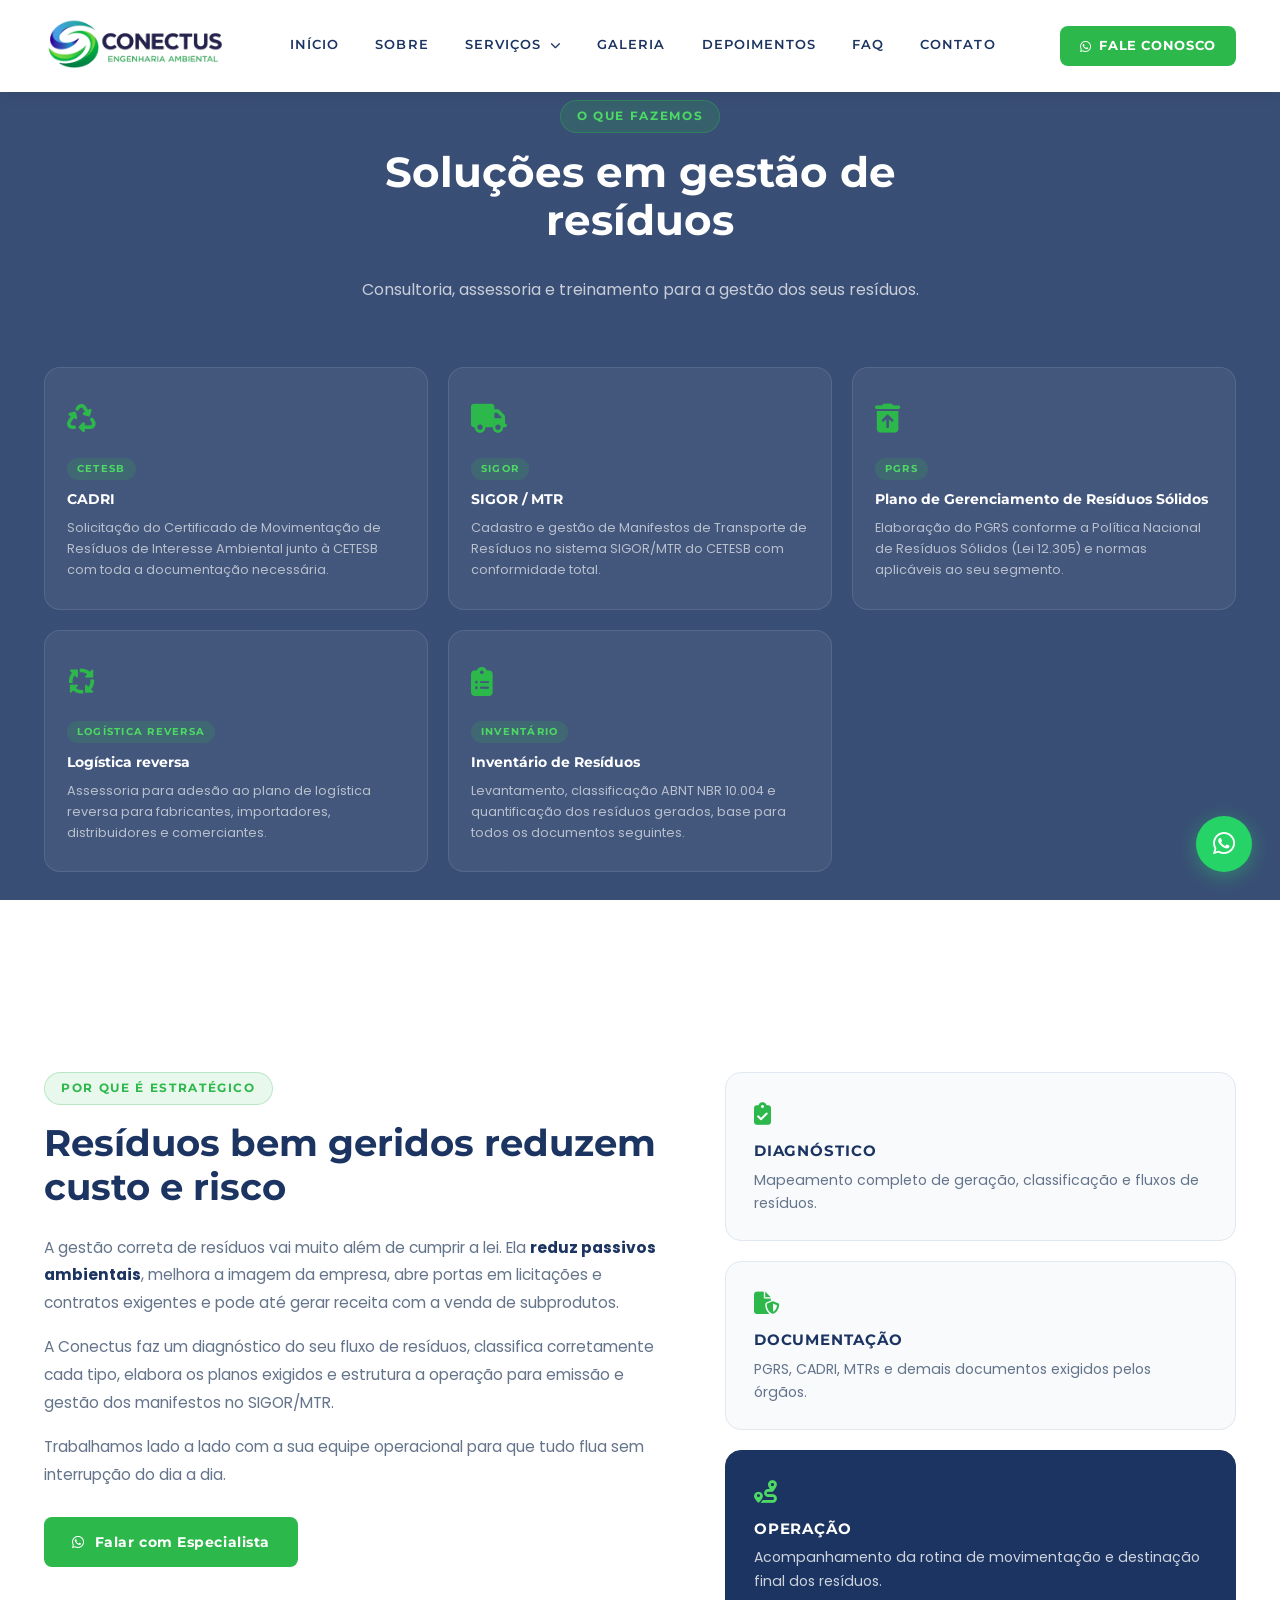
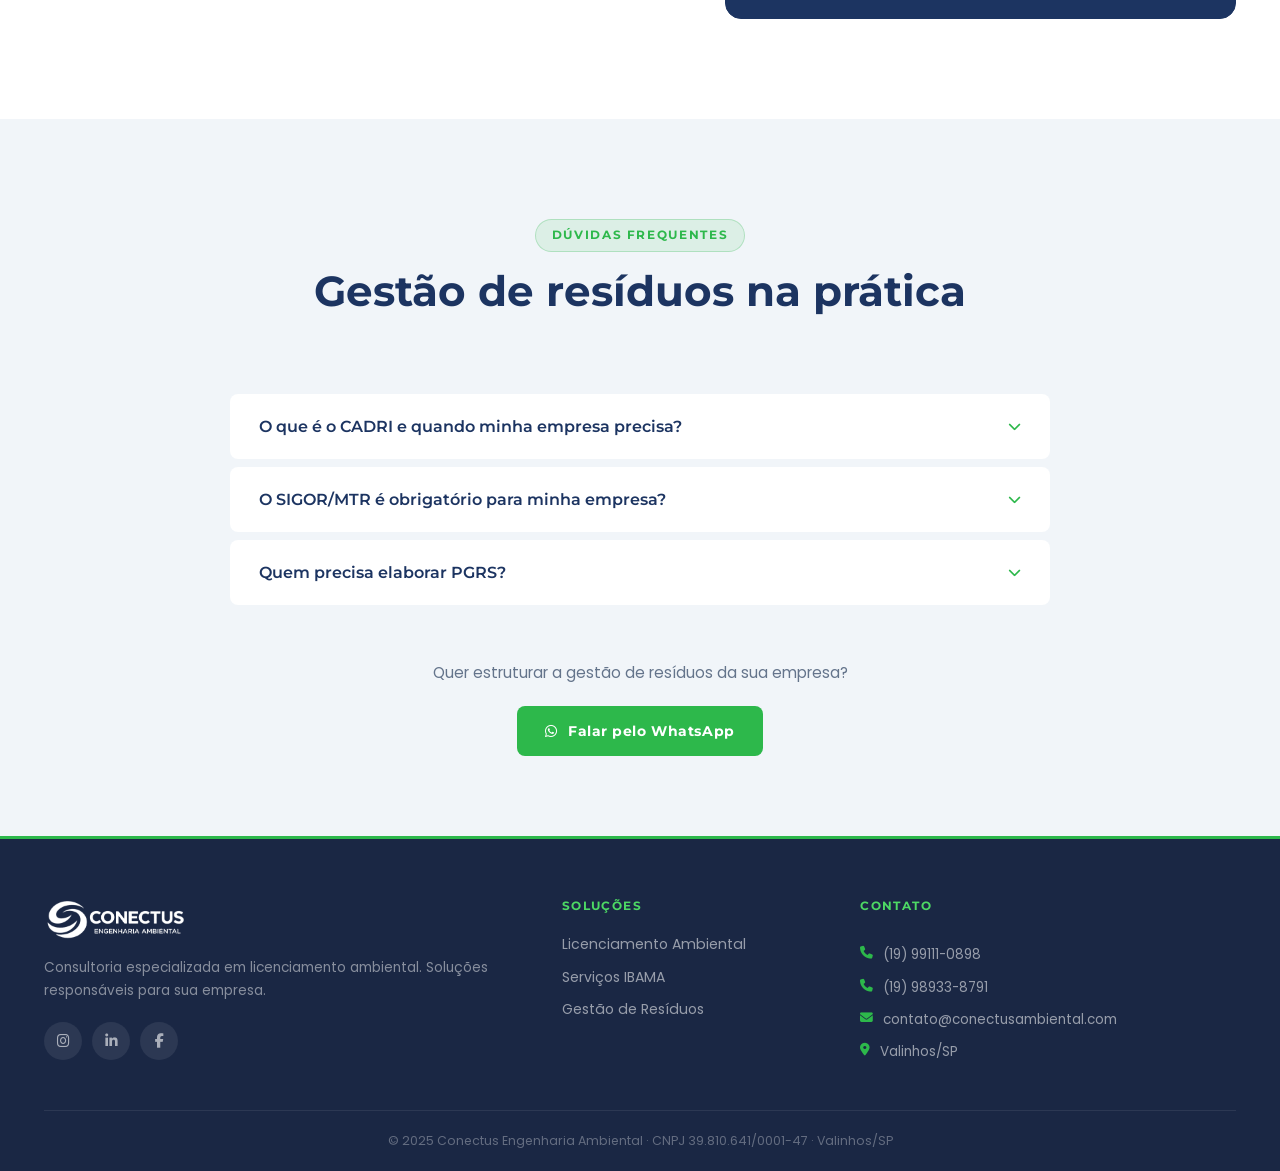
<file: gestao-residuos.html>
<!DOCTYPE html>
<html lang="pt-BR">
<head>
  <meta charset="UTF-8">
  <meta name="viewport" content="width=device-width, initial-scale=1.0">
  <title>Gestão de Resíduos — Conectus Engenharia Ambiental</title>
  <meta name="description" content="CADRI, SIGOR/MTR, PGRS, logística reversa e Política Nacional de Resíduos Sólidos. Gestão completa de resíduos para a sua empresa.">
  <meta name="robots" content="index, follow">
  <meta name="theme-color" content="#1C3461">

  <meta property="og:title" content="Gestão de Resíduos — Conectus Engenharia Ambiental">
  <meta property="og:description" content="CADRI, SIGOR/MTR, PGRS, logística reversa e PNRS. Conformidade total na gestão de resíduos.">
  <meta property="og:type" content="website">
  <meta property="og:url" content="https://conectusambiental.com.br/gestao-residuos.html">
  <meta property="og:image" content="images/og-image.png">
  <meta property="og:locale" content="pt_BR">

  <link rel="icon" type="image/png" href="images/favicon.png">
  <link rel="apple-touch-icon" href="images/apple-touch-icon.png">

  <link rel="preconnect" href="https://fonts.googleapis.com">
  <link rel="preconnect" href="https://fonts.gstatic.com" crossorigin>
  <link href="https://fonts.googleapis.com/css2?family=Montserrat:wght@400;500;600;700;800&family=Poppins:wght@300;400;500;600&display=swap" rel="stylesheet">
  <link rel="stylesheet" href="https://cdnjs.cloudflare.com/ajax/libs/font-awesome/6.5.0/css/all.min.css">
  <link rel="stylesheet" href="style.css">
</head>
<body>

  <div id="scroll-progress" aria-hidden="true"></div>
  <header id="header">
    <div class="header-container">
      <a href="index.html#inicio" class="logo" aria-label="Conectus — Início">
        <img src="images/logo.png" alt="Conectus Engenharia Ambiental" class="logo-img">
      </a>
      <nav class="desktop-nav" aria-label="Navegação principal">
        <a href="index.html#inicio">Início</a>
        <a href="index.html#sobre">Sobre</a>
        <div class="nav-dropdown">
          <a href="index.html#servicos">Serviços <i class="fas fa-chevron-down" style="font-size: 0.8em; margin-left: 4px;"></i></a>
          <div class="dropdown-menu">
            <a href="licenciamento-ambiental.html">Licenciamento Ambiental</a>
            <a href="servicos-ibama.html">Serviços IBAMA</a>
            <a href="gestao-residuos.html">Gestão de Resíduos</a>
          </div>
        </div>
        <a href="index.html#galeria">Galeria</a>
        <a href="index.html#depoimentos">Depoimentos</a>
        <a href="index.html#faq">FAQ</a>
        <a href="index.html#contato">Contato</a>
      </nav>
      <a href="https://wa.me/5519991110898?text=Ol%C3%A1%2C%20gostaria%20de%20ajuda%20com%20gest%C3%A3o%20de%20res%C3%ADduos." class="header-whatsapp" target="_blank" rel="noopener noreferrer">
        <i class="fab fa-whatsapp" aria-hidden="true"></i> Fale conosco
      </a>
      <button class="menu-toggle" id="menuToggle" aria-label="Abrir menu" aria-expanded="false">
        <span></span><span></span><span></span>
      </button>
    </div>
  </header>

  <nav id="navMenu" class="mobile-nav" aria-label="Menu mobile" aria-hidden="true">
    <a href="index.html#inicio" class="nav-link">Início</a>
    <a href="index.html#sobre" class="nav-link">Sobre</a>
    <a href="index.html#servicos" class="nav-link">Serviços Gerais</a>
    <a href="licenciamento-ambiental.html" class="nav-link sub-link" style="padding-left: 20px; font-size: 0.9em; color: var(--verde-claro);">— Licenciamento</a>
    <a href="servicos-ibama.html" class="nav-link sub-link" style="padding-left: 20px; font-size: 0.9em; color: var(--verde-claro);">— Serviços IBAMA</a>
    <a href="gestao-residuos.html" class="nav-link sub-link" style="padding-left: 20px; font-size: 0.9em; color: var(--verde-claro);">— Gestão de Resíduos</a>
    <a href="index.html#galeria" class="nav-link">Galeria</a>
    <a href="index.html#depoimentos" class="nav-link">Depoimentos</a>
    <a href="index.html#faq" class="nav-link">FAQ</a>
    <a href="index.html#contato" class="nav-link">Contato</a>
    <a href="https://wa.me/5519991110898" class="nav-link nav-wpp" target="_blank" rel="noopener noreferrer">
      <i class="fab fa-whatsapp" aria-hidden="true"></i> WhatsApp
    </a>
  </nav>

  <section class="servicos">
    <div class="container">
      <div class="cabecalho-secao claro fade-in">
        <span class="etiqueta claro">O que fazemos</span>
        <h2>Soluções em gestão de resíduos</h2>
        <p>Consultoria, assessoria e treinamento para a gestão dos seus resíduos.</p>
      </div>

      <div class="servicos-grid">

        <div class="servico-card fade-in">
          <div class="servico-icone"><i class="fas fa-recycle" aria-hidden="true"></i></div>
          <span class="servico-categoria">CETESB</span>
          <h3>CADRI</h3>
          <p>Solicitação do Certificado de Movimentação de Resíduos de Interesse Ambiental junto à CETESB com toda a documentação necessária.</p>
        </div>

        <div class="servico-card fade-in">
          <div class="servico-icone"><i class="fas fa-truck" aria-hidden="true"></i></div>
          <span class="servico-categoria">SIGOR</span>
          <h3>SIGOR / MTR</h3>
          <p>Cadastro e gestão de Manifestos de Transporte de Resíduos no sistema SIGOR/MTR do CETESB com conformidade total.</p>
        </div>

        <div class="servico-card fade-in">
          <div class="servico-icone"><i class="fas fa-trash-can-arrow-up" aria-hidden="true"></i></div>
          <span class="servico-categoria">PGRS</span>
          <h3>Plano de Gerenciamento de Resíduos Sólidos</h3>
          <p>Elaboração do PGRS conforme a Política Nacional de Resíduos Sólidos (Lei 12.305) e normas aplicáveis ao seu segmento.</p>
        </div>

<div class="servico-card fade-in">
          <div class="servico-icone"><i class="fas fa-arrows-spin" aria-hidden="true"></i></div>
          <span class="servico-categoria">Logística Reversa</span>
          <h3>Logística reversa</h3>
          <p>Assessoria para adesão ao plano de logística reversa para fabricantes, importadores, distribuidores e comerciantes.</p>
        </div>

        <div class="servico-card fade-in">
          <div class="servico-icone"><i class="fas fa-clipboard-list" aria-hidden="true"></i></div>
          <span class="servico-categoria">Inventário</span>
          <h3>Inventário de Resíduos</h3>
          <p>Levantamento, classificação ABNT NBR 10.004 e quantificação dos resíduos gerados, base para todos os documentos seguintes.</p>
        </div>

      </div>
    </div>
  </section>

  <section class="sobre">
    <div class="container">
      <div class="sobre-grid">
        <div class="sobre-historia slide-esq">
          <span class="etiqueta">Por que é estratégico</span>
          <h2>Resíduos bem geridos reduzem custo e risco</h2>
          <p>A gestão correta de resíduos vai muito além de cumprir a lei. Ela <strong>reduz passivos ambientais</strong>, melhora a imagem da empresa, abre portas em licitações e contratos exigentes e pode até gerar receita com a venda de subprodutos.</p>
          <p>A Conectus faz um diagnóstico do seu fluxo de resíduos, classifica corretamente cada tipo, elabora os planos exigidos e estrutura a operação para emissão e gestão dos manifestos no SIGOR/MTR.</p>
          <p>Trabalhamos lado a lado com a sua equipe operacional para que tudo flua sem interrupção do dia a dia.</p>
          <a href="https://wa.me/5519991110898?text=Ol%C3%A1%2C%20gostaria%20de%20ajuda%20com%20gest%C3%A3o%20de%20res%C3%ADduos." class="btn-primario" target="_blank" rel="noopener noreferrer">
            <i class="fab fa-whatsapp" aria-hidden="true"></i> Falar com Especialista
          </a>
        </div>
        <div class="sobre-mvv slide-dir">
          <div class="mvv-card fade-in">
            <div class="mvv-icone"><i class="fas fa-clipboard-check" aria-hidden="true"></i></div>
            <h3>Diagnóstico</h3>
            <p>Mapeamento completo de geração, classificação e fluxos de resíduos.</p>
          </div>
          <div class="mvv-card fade-in">
            <div class="mvv-icone"><i class="fas fa-file-shield" aria-hidden="true"></i></div>
            <h3>Documentação</h3>
            <p>PGRS, CADRI, MTRs e demais documentos exigidos pelos órgãos.</p>
          </div>
          <div class="mvv-card destaque fade-in">
            <div class="mvv-icone"><i class="fas fa-route" aria-hidden="true"></i></div>
            <h3>Operação</h3>
            <p>Acompanhamento da rotina de movimentação e destinação final dos resíduos.</p>
          </div>
        </div>
      </div>
    </div>
  </section>

  <section class="faq">
    <div class="container">
      <div class="cabecalho-secao fade-in">
        <span class="etiqueta">Dúvidas frequentes</span>
        <h2>Gestão de resíduos na prática</h2>
      </div>
      <div class="faq-lista">
        <div class="faq-item">
          <button class="faq-pergunta" aria-expanded="false">
            <span>O que é o CADRI e quando minha empresa precisa?</span>
            <i class="fas fa-chevron-down faq-chevron" aria-hidden="true"></i>
          </button>
          <div class="faq-resposta" hidden>
            <p>O CADRI é o Certificado de Movimentação de Resíduos de Interesse Ambiental, emitido pela CETESB. É exigido para o transporte de resíduos industriais e de saúde no Estado de SP — geradores, transportadores e receptores precisam dele.</p>
          </div>
        </div>
        <div class="faq-item">
          <button class="faq-pergunta" aria-expanded="false">
            <span>O SIGOR/MTR é obrigatório para minha empresa?</span>
            <i class="fas fa-chevron-down faq-chevron" aria-hidden="true"></i>
          </button>
          <div class="faq-resposta" hidden>
            <p>Sim, para geradores, transportadores e receptores de resíduos sólidos industriais, de saúde e demais resíduos especiais no Estado de SP. O sistema garante a rastreabilidade e é exigido em fiscalizações.</p>
          </div>
        </div>
        <div class="faq-item">
          <button class="faq-pergunta" aria-expanded="false">
            <span>Quem precisa elaborar PGRS?</span>
            <i class="fas fa-chevron-down faq-chevron" aria-hidden="true"></i>
          </button>
          <div class="faq-resposta" hidden>
            <p>Empresas geradoras de resíduos sólidos enquadradas na Lei 12.305 (PNRS), incluindo indústrias, serviços de saúde, construção civil, mineração e empresas de saneamento, entre outras. O PGRS detalha como sua empresa vai prevenir, reduzir, segregar, transportar e dispor seus resíduos.</p>
          </div>
        </div>
      </div>
      <div class="faq-cta fade-in">
        <p>Quer estruturar a gestão de resíduos da sua empresa?</p>
        <a href="https://wa.me/5519991110898?text=Ol%C3%A1%2C%20gostaria%20de%20ajuda%20com%20gest%C3%A3o%20de%20res%C3%ADduos." class="btn-primario" target="_blank" rel="noopener noreferrer">
          <i class="fab fa-whatsapp" aria-hidden="true"></i> Falar pelo WhatsApp
        </a>
      </div>
    </div>
  </section>

  <footer class="footer">
    <div class="container">
      <div class="footer-conteudo">

        <div class="footer-marca">
          <img src="images/logo.png" alt="Conectus Soluções Ambientais" class="footer-logo" loading="lazy">
          <p>Consultoria especializada em licenciamento ambiental. Soluções responsáveis para sua empresa.</p>
          <div class="footer-social">
            <a href="https://www.instagram.com/conectus.ambiental/" target="_blank" rel="noopener noreferrer" aria-label="Instagram">
              <i class="fab fa-instagram" aria-hidden="true"></i>
            </a>
            <a href="https://www.linkedin.com/in/conectus-sa-b652531ab/" target="_blank" rel="noopener noreferrer" aria-label="LinkedIn">
              <i class="fab fa-linkedin-in" aria-hidden="true"></i>
            </a>
            <a href="https://www.facebook.com/conectus.ambiental" target="_blank" rel="noopener noreferrer" aria-label="Facebook">
              <i class="fab fa-facebook-f" aria-hidden="true"></i>
            </a>
          </div>
        </div>

        <div class="footer-links-col">
          <h4>Soluções</h4>
          <nav aria-label="Soluções">
            <a href="licenciamento-ambiental.html">Licenciamento Ambiental</a>
            <a href="servicos-ibama.html">Serviços IBAMA</a>
            <a href="gestao-residuos.html">Gestão de Resíduos</a>
          </nav>
        </div>

        <div class="footer-contato-col">
          <h4>Contato</h4>
          <p><i class="fas fa-phone" aria-hidden="true"></i><a href="tel:+5519991110898">(19) 99111-0898</a></p>
          <p><i class="fas fa-phone" aria-hidden="true"></i><a href="tel:+5519989338791">(19) 98933-8791</a></p>
          <p><i class="fas fa-envelope" aria-hidden="true"></i><a href="mailto:contato@conectusambiental.com">contato@conectusambiental.com</a></p>
          <p><i class="fas fa-map-marker-alt" aria-hidden="true"></i>Valinhos/SP</p>
        </div>

      </div>
      <div class="footer-base">
        <p>© 2025 Conectus Engenharia Ambiental · CNPJ 39.810.641/0001-47 · Valinhos/SP</p>
      </div>
    </div>
  </footer>

  <a href="https://wa.me/5519991110898?text=Ol%C3%A1%2C%20gostaria%20de%20ajuda%20com%20gest%C3%A3o%20de%20res%C3%ADduos." class="whatsapp-flutuante" target="_blank" rel="noopener noreferrer" aria-label="Falar com a Conectus pelo WhatsApp">
    <i class="fab fa-whatsapp" aria-hidden="true"></i>
  </a>

  <button id="voltarTopo" class="voltar-topo" aria-label="Voltar ao topo da página">
    <i class="fas fa-chevron-up" aria-hidden="true"></i>
  </button>

  <script>
    // ===== HEADER SCROLL =====
    const header = document.getElementById('header');
    const progressBar = document.getElementById('scroll-progress');
    const btnTopo = document.getElementById('voltarTopo');
    window.addEventListener('scroll', () => {
      const scrolled = window.scrollY;
      const total = document.documentElement.scrollHeight - window.innerHeight;
      if (progressBar) progressBar.style.width = (scrolled / total * 100) + '%';
      header.classList.toggle('rolado', scrolled > 60);
      if (btnTopo) btnTopo.classList.toggle('visivel', scrolled > 400);
    }, { passive: true });
    if (btnTopo) {
      btnTopo.addEventListener('click', () => window.scrollTo({ top: 0, behavior: 'smooth' }));
    }

    // ===== MENU MOBILE =====
    const menuToggle = document.getElementById('menuToggle');
    const navMenu = document.getElementById('navMenu');
    if (menuToggle && navMenu) {
      menuToggle.addEventListener('click', () => {
        const aberto = navMenu.classList.toggle('aberto');
        menuToggle.classList.toggle('ativo', aberto);
        menuToggle.setAttribute('aria-expanded', String(aberto));
        navMenu.setAttribute('aria-hidden', String(!aberto));
      });
      navMenu.querySelectorAll('.nav-link').forEach(link => {
        link.addEventListener('click', () => {
          navMenu.classList.remove('aberto');
          menuToggle.classList.remove('ativo');
          menuToggle.setAttribute('aria-expanded', 'false');
          navMenu.setAttribute('aria-hidden', 'true');
        });
      });
    }

    // ===== FAQ =====
    document.querySelectorAll('.faq-pergunta').forEach(btn => {
      btn.addEventListener('click', () => {
        const item = btn.closest('.faq-item');
        const resposta = item.querySelector('.faq-resposta');
        const aberto = btn.getAttribute('aria-expanded') === 'true';
        document.querySelectorAll('.faq-item').forEach(i => {
          i.querySelector('.faq-pergunta').setAttribute('aria-expanded', 'false');
          i.querySelector('.faq-resposta').hidden = true;
          i.classList.remove('aberto');
        });
        if (!aberto) {
          btn.setAttribute('aria-expanded', 'true');
          resposta.hidden = false;
          item.classList.add('aberto');
        }
      });
    });

    // ===== OBSERVER =====
    const observer = new IntersectionObserver((entries) => {
      entries.forEach(e => { if (e.isIntersecting) { e.target.classList.add('visivel'); observer.unobserve(e.target); } });
    }, { threshold: 0.1 });
    document.querySelectorAll('.fade-in, .slide-esq, .slide-dir').forEach(el => observer.observe(el));
  </script>
</body>
</html>
</file>
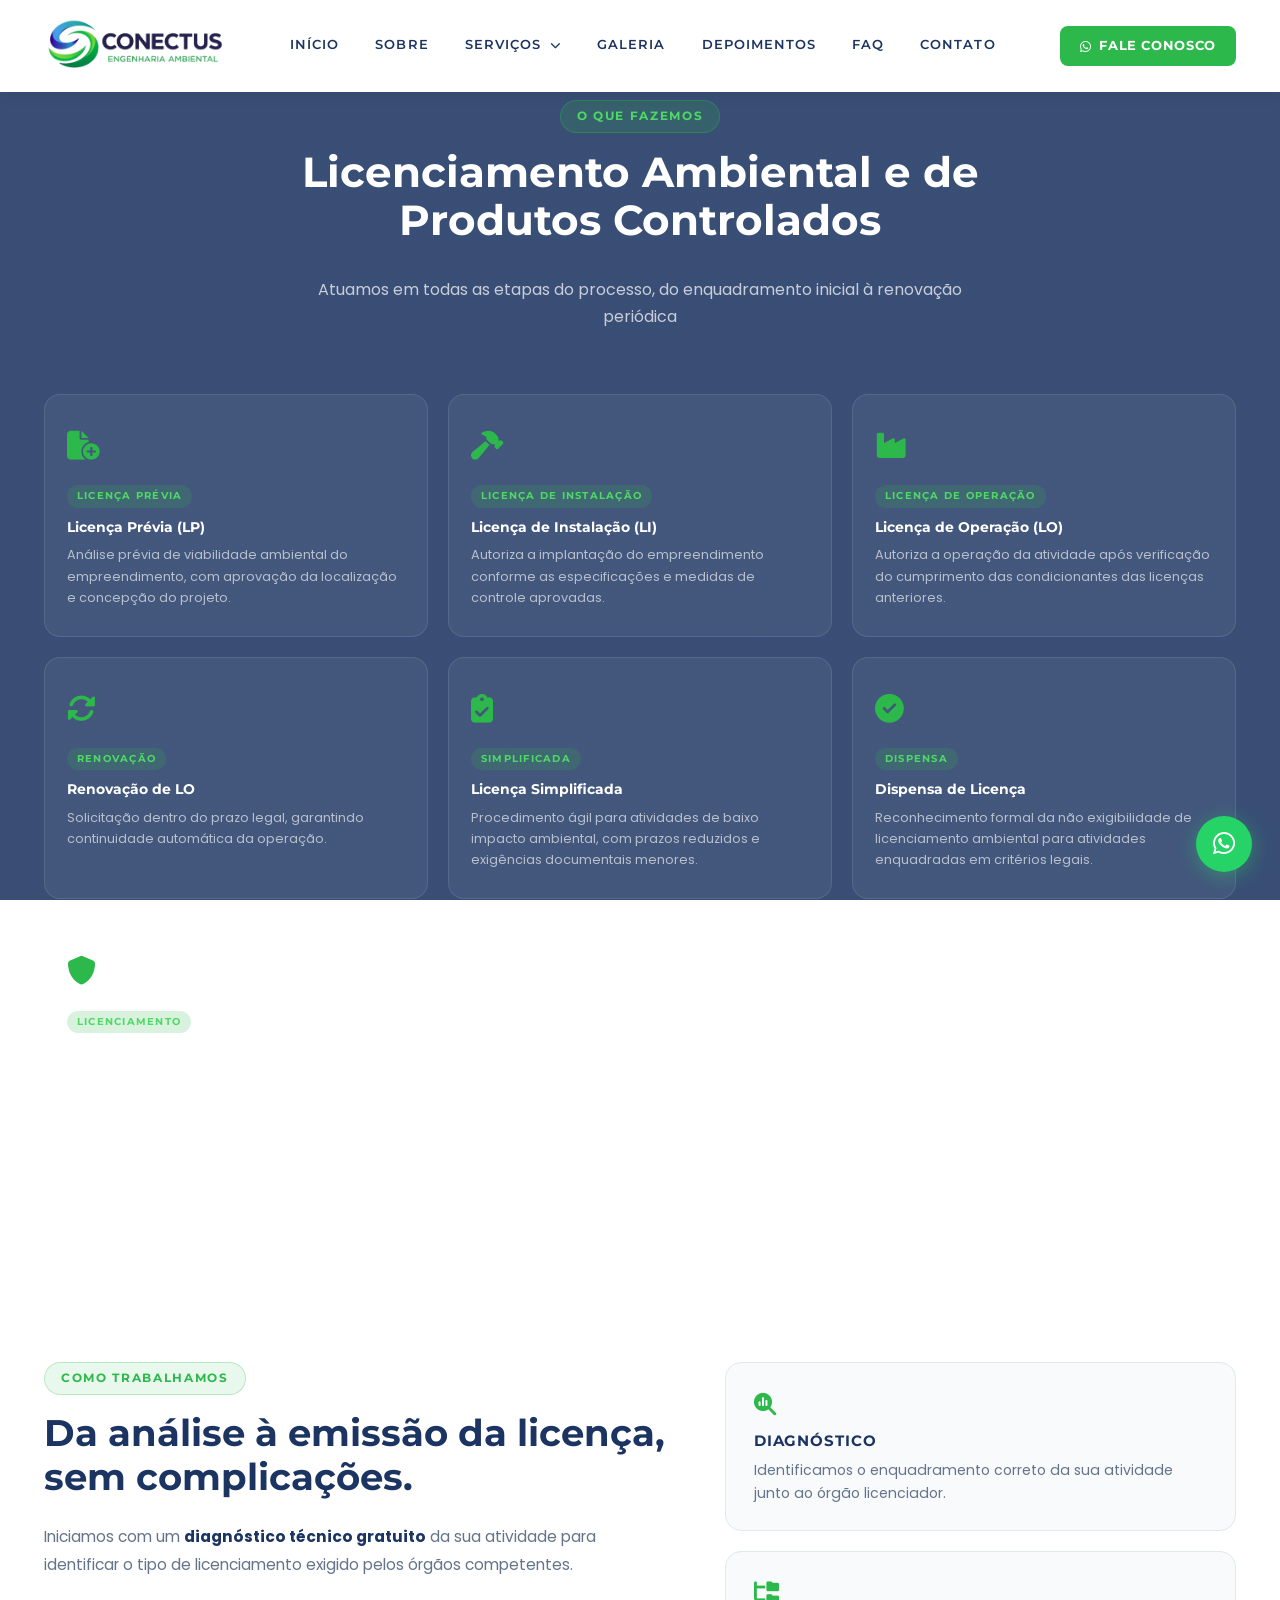
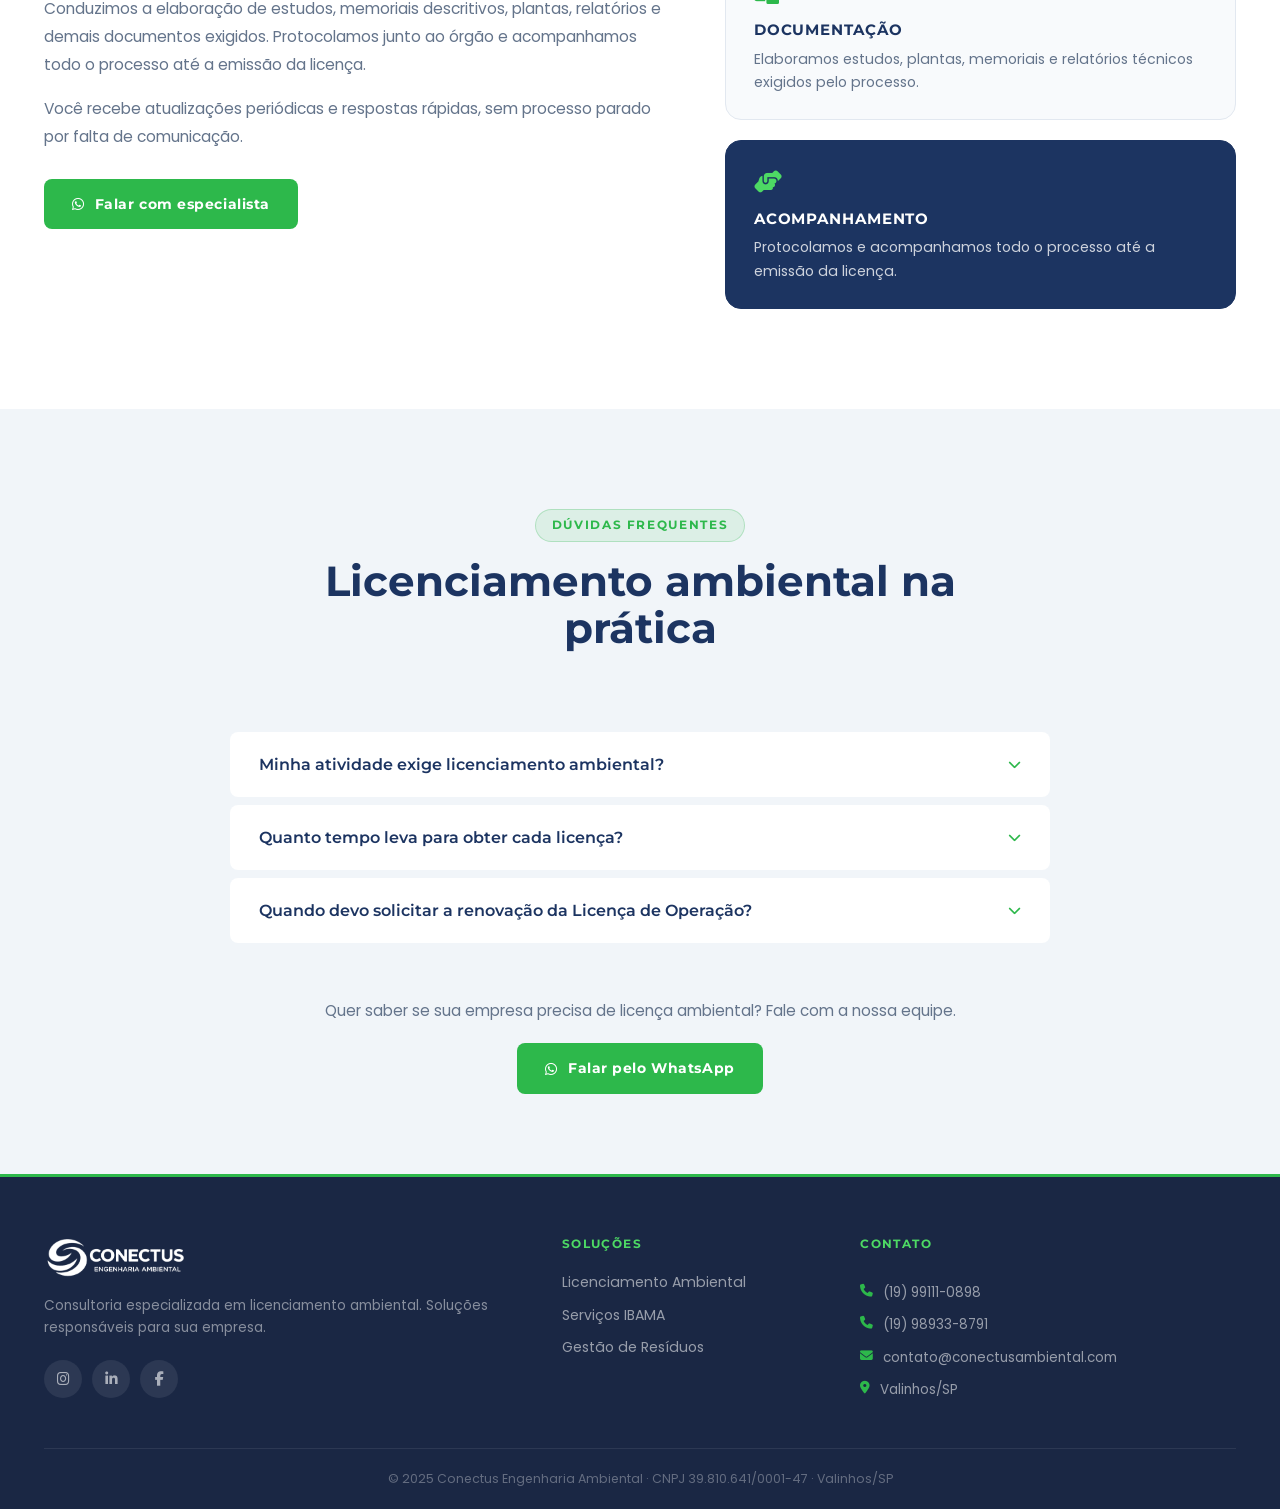
<file: licenciamento-ambiental.html>
<!DOCTYPE html>
<html lang="pt-BR">
<head>
  <meta charset="UTF-8">
  <meta name="viewport" content="width=device-width, initial-scale=1.0">
  <title>Licenciamento Ambiental — Conectus Engenharia Ambiental</title>
  <meta name="description" content="Licenciamento ambiental completo: LP, LI, LO, renovação, licença simplificada e dispensa. Atendimento técnico junto à CETESB, IBAMA e prefeituras.">
  <meta name="robots" content="index, follow">
  <meta name="theme-color" content="#1C3461">

  <meta property="og:title" content="Licenciamento Ambiental — Conectus Engenharia Ambiental">
  <meta property="og:description" content="LP, LI, LO, renovação e dispensa de licença. Equipe técnica conduzindo todo o processo junto aos órgãos.">
  <meta property="og:type" content="website">
  <meta property="og:url" content="https://conectusambiental.com.br/licenciamento-ambiental.html">
  <meta property="og:image" content="images/og-image.png">
  <meta property="og:locale" content="pt_BR">

  <link rel="icon" type="image/png" href="images/favicon.png">
  <link rel="apple-touch-icon" href="images/apple-touch-icon.png">

  <link rel="preconnect" href="https://fonts.googleapis.com">
  <link rel="preconnect" href="https://fonts.gstatic.com" crossorigin>
  <link href="https://fonts.googleapis.com/css2?family=Montserrat:wght@400;500;600;700;800&family=Poppins:wght@300;400;500;600&display=swap" rel="stylesheet">
  <link rel="stylesheet" href="https://cdnjs.cloudflare.com/ajax/libs/font-awesome/6.5.0/css/all.min.css">
  <link rel="stylesheet" href="style.css">
</head>
<body>

  <div id="scroll-progress" aria-hidden="true"></div>
  <header id="header">
    <div class="header-container">
      <a href="index.html#inicio" class="logo" aria-label="Conectus — Início">
        <img src="images/logo.png" alt="Conectus Engenharia Ambiental" class="logo-img">
      </a>
      <nav class="desktop-nav" aria-label="Navegação principal">
        <a href="index.html#inicio">Início</a>
        <a href="index.html#sobre">Sobre</a>
        <div class="nav-dropdown">
          <a href="index.html#servicos">Serviços <i class="fas fa-chevron-down" style="font-size: 0.8em; margin-left: 4px;"></i></a>
          <div class="dropdown-menu">
            <a href="licenciamento-ambiental.html">Licenciamento Ambiental</a>
            <a href="servicos-ibama.html">Serviços IBAMA</a>
            <a href="gestao-residuos.html">Gestão de Resíduos</a>
          </div>
        </div>
        <a href="index.html#galeria">Galeria</a>
        <a href="index.html#depoimentos">Depoimentos</a>
        <a href="index.html#faq">FAQ</a>
        <a href="index.html#contato">Contato</a>
      </nav>
      <a href="https://wa.me/5519991110898?text=Ol%C3%A1%2C%20gostaria%20de%20uma%20consultoria%20de%20licenciamento%20ambiental." class="header-whatsapp" target="_blank" rel="noopener noreferrer">
        <i class="fab fa-whatsapp" aria-hidden="true"></i> Fale conosco
      </a>
      <button class="menu-toggle" id="menuToggle" aria-label="Abrir menu" aria-expanded="false">
        <span></span><span></span><span></span>
      </button>
    </div>
  </header>

  <nav id="navMenu" class="mobile-nav" aria-label="Menu mobile" aria-hidden="true">
    <a href="index.html#inicio" class="nav-link">Início</a>
    <a href="index.html#sobre" class="nav-link">Sobre</a>
    <a href="index.html#servicos" class="nav-link">Serviços Gerais</a>
    <a href="licenciamento-ambiental.html" class="nav-link sub-link" style="padding-left: 20px; font-size: 0.9em; color: var(--verde-claro);">— Licenciamento</a>
    <a href="servicos-ibama.html" class="nav-link sub-link" style="padding-left: 20px; font-size: 0.9em; color: var(--verde-claro);">— Serviços IBAMA</a>
    <a href="gestao-residuos.html" class="nav-link sub-link" style="padding-left: 20px; font-size: 0.9em; color: var(--verde-claro);">— Gestão de Resíduos</a>
    <a href="index.html#galeria" class="nav-link">Galeria</a>
    <a href="index.html#depoimentos" class="nav-link">Depoimentos</a>
    <a href="index.html#faq" class="nav-link">FAQ</a>
    <a href="index.html#contato" class="nav-link">Contato</a>
    <a href="https://wa.me/5519991110898" class="nav-link nav-wpp" target="_blank" rel="noopener noreferrer">
      <i class="fab fa-whatsapp" aria-hidden="true"></i> WhatsApp
    </a>
  </nav>

  <section class="servicos">
    <div class="container">
      <div class="cabecalho-secao claro fade-in">
        <span class="etiqueta claro">O que fazemos</span>
        <h2>Licenciamento Ambiental e de Produtos Controlados</h2>
        <p>Atuamos em todas as etapas do processo, do enquadramento inicial à renovação periódica</p>
      </div>

      <div class="servicos-grid">

        <div class="servico-card fade-in">
          <div class="servico-icone"><i class="fas fa-file-circle-plus" aria-hidden="true"></i></div>
          <span class="servico-categoria">Licença Prévia</span>
          <h3>Licença Prévia (LP)</h3>
          <p>Análise prévia de viabilidade ambiental do empreendimento, com aprovação da localização e concepção do projeto.</p>
        </div>

        <div class="servico-card fade-in">
          <div class="servico-icone"><i class="fas fa-hammer" aria-hidden="true"></i></div>
          <span class="servico-categoria">Licença de Instalação</span>
          <h3>Licença de Instalação (LI)</h3>
          <p>Autoriza a implantação do empreendimento conforme as especificações e medidas de controle aprovadas.</p>
        </div>

        <div class="servico-card fade-in">
          <div class="servico-icone"><i class="fas fa-industry" aria-hidden="true"></i></div>
          <span class="servico-categoria">Licença de Operação</span>
          <h3>Licença de Operação (LO)</h3>
          <p>Autoriza a operação da atividade após verificação do cumprimento das condicionantes das licenças anteriores.</p>
        </div>

        <div class="servico-card fade-in">
          <div class="servico-icone"><i class="fas fa-rotate" aria-hidden="true"></i></div>
          <span class="servico-categoria">Renovação</span>
          <h3>Renovação de LO</h3>
          <p>Solicitação dentro do prazo legal, garantindo continuidade automática da operação.</p>
        </div>

        <div class="servico-card fade-in">
          <div class="servico-icone"><i class="fas fa-clipboard-check" aria-hidden="true"></i></div>
          <span class="servico-categoria">Simplificada</span>
          <h3>Licença Simplificada</h3>
          <p>Procedimento ágil para atividades de baixo impacto ambiental, com prazos reduzidos e exigências documentais menores.</p>
        </div>

        <div class="servico-card fade-in">
          <div class="servico-icone"><i class="fas fa-circle-check" aria-hidden="true"></i></div>
          <span class="servico-categoria">Dispensa</span>
          <h3>Dispensa de Licença</h3>
          <p>Reconhecimento formal da não exigibilidade de licenciamento ambiental para atividades enquadradas em critérios legais.</p>
        </div>

        <div class="servico-card fade-in">
          <div class="servico-icone"><i class="fas fa-shield" aria-hidden="true"></i></div>
          <span class="servico-categoria">Licenciamento</span>
          <h3>Produtos Controlados</h3>
          <p>Licenciamento de Produtos Controlados pelo Exército, Polícia Federal e Polícia Civil, com toda a documentação e acompanhamento do processo.</p>
        </div>

      </div>
    </div>
  </section>

  <section class="sobre">
    <div class="container">
      <div class="sobre-grid">
        <div class="sobre-historia slide-esq">
          <span class="etiqueta">Como trabalhamos</span>
          <h2>Da análise à emissão da licença, sem complicações.</h2>
          <p>Iniciamos com um <strong>diagnóstico técnico gratuito</strong> da sua atividade para identificar o tipo de licenciamento exigido pelos órgãos competentes.</p>
          <p>Conduzimos a elaboração de estudos, memoriais descritivos, plantas, relatórios e demais documentos exigidos. Protocolamos junto ao órgão e acompanhamos todo o processo até a emissão da licença.</p>
          <p>Você recebe atualizações periódicas e respostas rápidas, sem processo parado por falta de comunicação.</p>
          <a href="https://wa.me/5519991110898?text=Ol%C3%A1%2C%20gostaria%20de%20uma%20consultoria%20de%20licenciamento%20ambiental." class="btn-primario" target="_blank" rel="noopener noreferrer">
            <i class="fab fa-whatsapp" aria-hidden="true"></i> Falar com especialista
          </a>
        </div>
        <div class="sobre-mvv slide-dir">
          <div class="mvv-card fade-in">
            <div class="mvv-icone"><i class="fas fa-magnifying-glass-chart" aria-hidden="true"></i></div>
            <h3>Diagnóstico</h3>
            <p>Identificamos o enquadramento correto da sua atividade junto ao órgão licenciador.</p>
          </div>
          <div class="mvv-card fade-in">
            <div class="mvv-icone"><i class="fas fa-folder-tree" aria-hidden="true"></i></div>
            <h3>Documentação</h3>
            <p>Elaboramos estudos, plantas, memoriais e relatórios técnicos exigidos pelo processo.</p>
          </div>
          <div class="mvv-card destaque fade-in">
            <div class="mvv-icone"><i class="fas fa-handshake-angle" aria-hidden="true"></i></div>
            <h3>Acompanhamento</h3>
            <p>Protocolamos e acompanhamos todo o processo até a emissão da licença.</p>
          </div>
        </div>
      </div>
    </div>
  </section>

  <section class="faq">
    <div class="container">
      <div class="cabecalho-secao fade-in">
        <span class="etiqueta">Dúvidas frequentes</span>
        <h2>Licenciamento ambiental na prática</h2>
      </div>
      <div class="faq-lista">
        <div class="faq-item">
          <button class="faq-pergunta" aria-expanded="false">
            <span>Minha atividade exige licenciamento ambiental?</span>
            <i class="fas fa-chevron-down faq-chevron" aria-hidden="true"></i>
          </button>
          <div class="faq-resposta" hidden>
            <p>Atividades com potencial de causar degradação ambiental — indústrias, transportadoras, postos de combustível, atividades agropecuárias e centenas de outras — exigem licenciamento. A Conectus realiza diagnóstico gratuito para identificar o enquadramento da sua atividade.</p>
          </div>
        </div>
        <div class="faq-item">
          <button class="faq-pergunta" aria-expanded="false">
            <span>Quanto tempo leva para obter cada licença?</span>
            <i class="fas fa-chevron-down faq-chevron" aria-hidden="true"></i>
          </button>
          <div class="faq-resposta" hidden>
            <p>O prazo de emissão de cada licença varia conforme a atividade do empreendimento e a análise do órgão ambiental, podendo ocorrer de 30 dias a alguns meses. Acompanhamos de perto cada etapa para evitar atrasos.</p>
          </div>
        </div>
        <div class="faq-item">
          <button class="faq-pergunta" aria-expanded="false">
            <span>Quando devo solicitar a renovação da Licença de Operação?</span>
            <i class="fas fa-chevron-down faq-chevron" aria-hidden="true"></i>
          </button>
          <div class="faq-resposta" hidden>
            <p>A renovação deve ser protocolada com antecedência mínima de 120 dias antes do vencimento, ou conforme a exigência do órgão ambiental competente. Nesse caso, a licença anterior segue automaticamente válida até a decisão do órgão.</p>
          </div>
        </div>
      </div>
      <div class="faq-cta fade-in">
        <p>Quer saber se sua empresa precisa de licença ambiental? Fale com a nossa equipe.</p>
        <a href="https://wa.me/5519991110898?text=Ol%C3%A1%2C%20gostaria%20de%20uma%20consultoria%20de%20licenciamento%20ambiental." class="btn-primario" target="_blank" rel="noopener noreferrer">
          <i class="fab fa-whatsapp" aria-hidden="true"></i> Falar pelo WhatsApp
        </a>
      </div>
    </div>
  </section>

  <footer class="footer">
    <div class="container">
      <div class="footer-conteudo">

        <div class="footer-marca">
          <img src="images/logo.png" alt="Conectus Soluções Ambientais" class="footer-logo" loading="lazy">
          <p>Consultoria especializada em licenciamento ambiental. Soluções responsáveis para sua empresa.</p>
          <div class="footer-social">
            <a href="https://www.instagram.com/conectus.ambiental/" target="_blank" rel="noopener noreferrer" aria-label="Instagram">
              <i class="fab fa-instagram" aria-hidden="true"></i>
            </a>
            <a href="https://www.linkedin.com/in/conectus-sa-b652531ab/" target="_blank" rel="noopener noreferrer" aria-label="LinkedIn">
              <i class="fab fa-linkedin-in" aria-hidden="true"></i>
            </a>
            <a href="https://www.facebook.com/conectus.ambiental" target="_blank" rel="noopener noreferrer" aria-label="Facebook">
              <i class="fab fa-facebook-f" aria-hidden="true"></i>
            </a>
          </div>
        </div>

        <div class="footer-links-col">
          <h4>Soluções</h4>
          <nav aria-label="Soluções">
            <a href="licenciamento-ambiental.html">Licenciamento Ambiental</a>
            <a href="servicos-ibama.html">Serviços IBAMA</a>
            <a href="gestao-residuos.html">Gestão de Resíduos</a>
          </nav>
        </div>

        <div class="footer-contato-col">
          <h4>Contato</h4>
          <p><i class="fas fa-phone" aria-hidden="true"></i><a href="tel:+5519991110898">(19) 99111-0898</a></p>
          <p><i class="fas fa-phone" aria-hidden="true"></i><a href="tel:+5519989338791">(19) 98933-8791</a></p>
          <p><i class="fas fa-envelope" aria-hidden="true"></i><a href="mailto:contato@conectusambiental.com">contato@conectusambiental.com</a></p>
          <p><i class="fas fa-map-marker-alt" aria-hidden="true"></i>Valinhos/SP</p>
        </div>

      </div>
      <div class="footer-base">
        <p>© 2025 Conectus Engenharia Ambiental · CNPJ 39.810.641/0001-47 · Valinhos/SP</p>
      </div>
    </div>
  </footer>

  <a href="https://wa.me/5519991110898?text=Ol%C3%A1%2C%20gostaria%20de%20uma%20consultoria%20de%20licenciamento%20ambiental." class="whatsapp-flutuante" target="_blank" rel="noopener noreferrer" aria-label="Falar com a Conectus pelo WhatsApp">
    <i class="fab fa-whatsapp" aria-hidden="true"></i>
  </a>

  <button id="voltarTopo" class="voltar-topo" aria-label="Voltar ao topo da página">
    <i class="fas fa-chevron-up" aria-hidden="true"></i>
  </button>

  <script>
    // ===== HEADER SCROLL =====
    const header = document.getElementById('header');
    const progressBar = document.getElementById('scroll-progress');
    const btnTopo = document.getElementById('voltarTopo');
    window.addEventListener('scroll', () => {
      const scrolled = window.scrollY;
      const total = document.documentElement.scrollHeight - window.innerHeight;
      if (progressBar) progressBar.style.width = (scrolled / total * 100) + '%';
      header.classList.toggle('rolado', scrolled > 60);
      if (btnTopo) btnTopo.classList.toggle('visivel', scrolled > 400);
    }, { passive: true });
    if (btnTopo) {
      btnTopo.addEventListener('click', () => window.scrollTo({ top: 0, behavior: 'smooth' }));
    }

    // ===== MENU MOBILE =====
    const menuToggle = document.getElementById('menuToggle');
    const navMenu = document.getElementById('navMenu');
    if (menuToggle && navMenu) {
      menuToggle.addEventListener('click', () => {
        const aberto = navMenu.classList.toggle('aberto');
        menuToggle.classList.toggle('ativo', aberto);
        menuToggle.setAttribute('aria-expanded', String(aberto));
        navMenu.setAttribute('aria-hidden', String(!aberto));
      });
      navMenu.querySelectorAll('.nav-link').forEach(link => {
        link.addEventListener('click', () => {
          navMenu.classList.remove('aberto');
          menuToggle.classList.remove('ativo');
          menuToggle.setAttribute('aria-expanded', 'false');
          navMenu.setAttribute('aria-hidden', 'true');
        });
      });
    }

    // ===== FAQ =====
    document.querySelectorAll('.faq-pergunta').forEach(btn => {
      btn.addEventListener('click', () => {
        const item = btn.closest('.faq-item');
        const resposta = item.querySelector('.faq-resposta');
        const aberto = btn.getAttribute('aria-expanded') === 'true';
        document.querySelectorAll('.faq-item').forEach(i => {
          i.querySelector('.faq-pergunta').setAttribute('aria-expanded', 'false');
          i.querySelector('.faq-resposta').hidden = true;
          i.classList.remove('aberto');
        });
        if (!aberto) {
          btn.setAttribute('aria-expanded', 'true');
          resposta.hidden = false;
          item.classList.add('aberto');
        }
      });
    });

    // ===== OBSERVER =====
    const observer = new IntersectionObserver((entries) => {
      entries.forEach(e => { if (e.isIntersecting) { e.target.classList.add('visivel'); observer.unobserve(e.target); } });
    }, { threshold: 0.1 });
    document.querySelectorAll('.fade-in, .slide-esq, .slide-dir').forEach(el => observer.observe(el));
  </script>
</body>
</html>
</file>
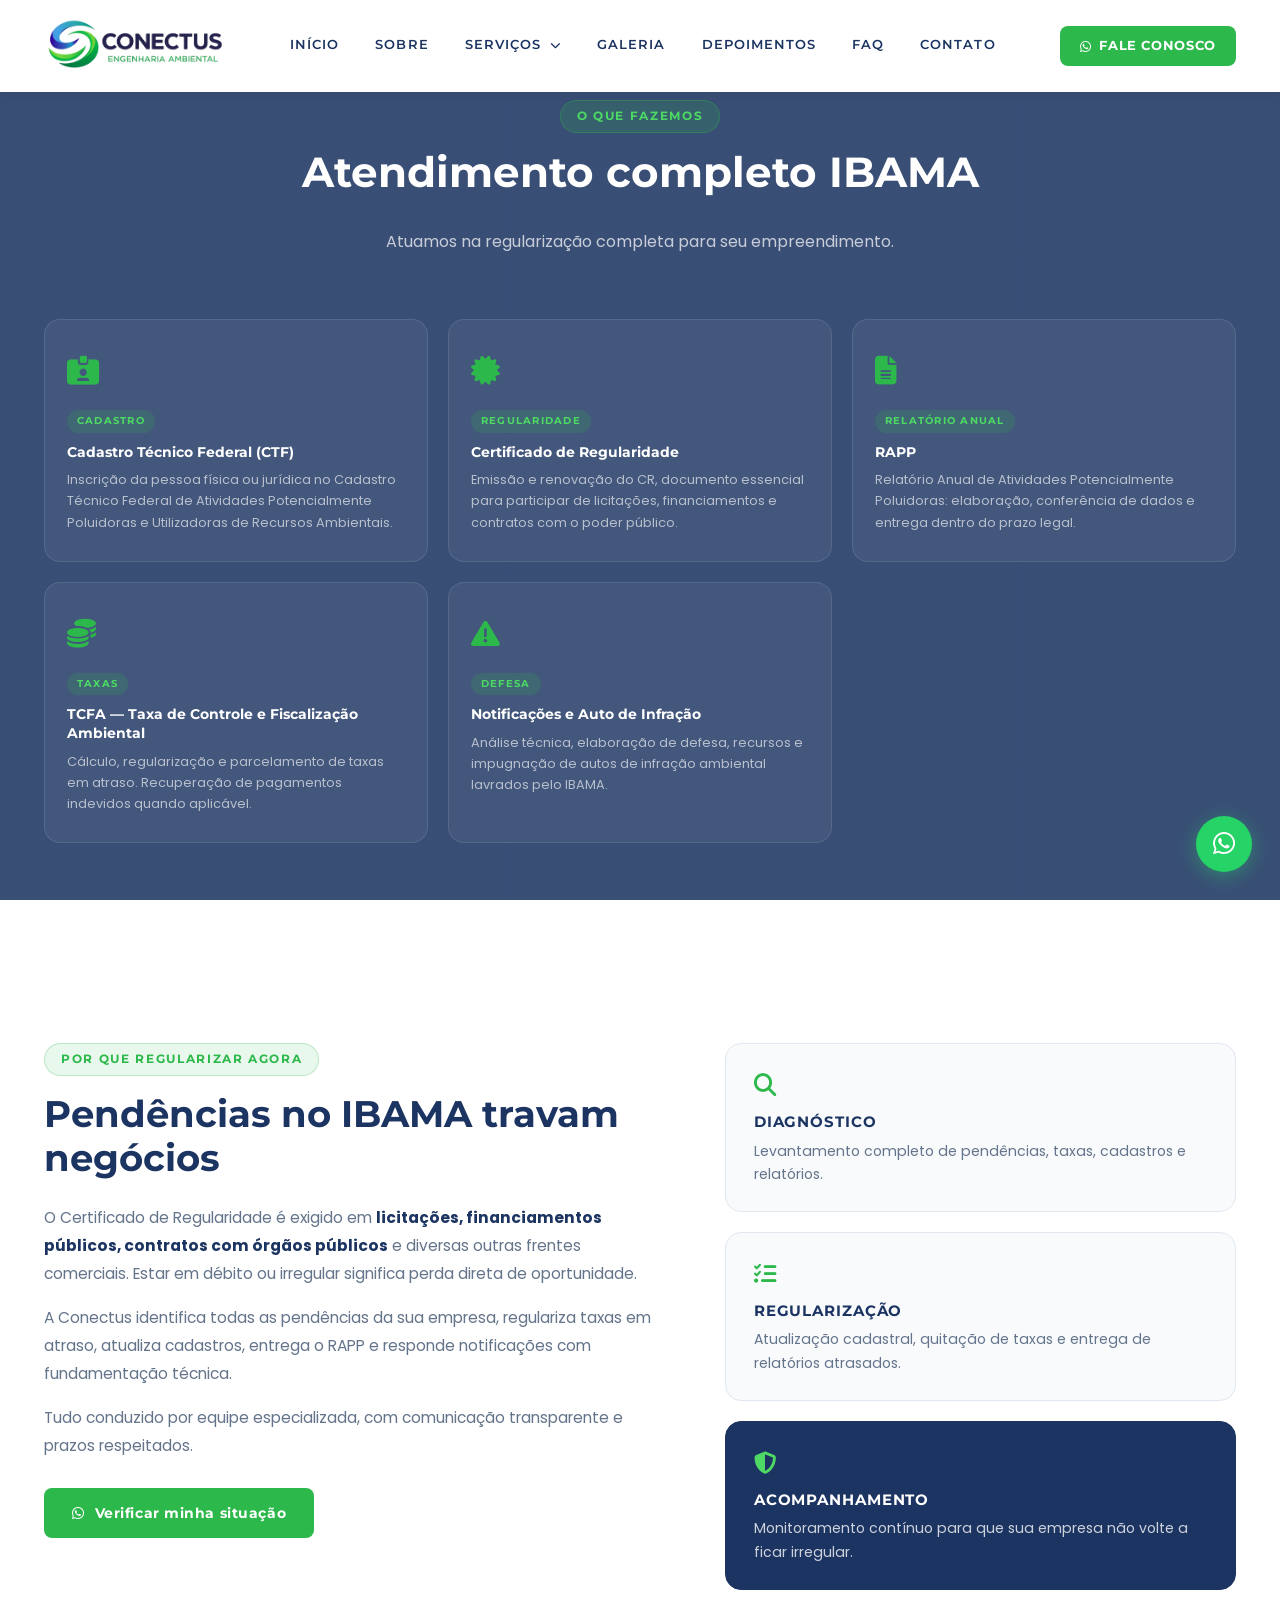
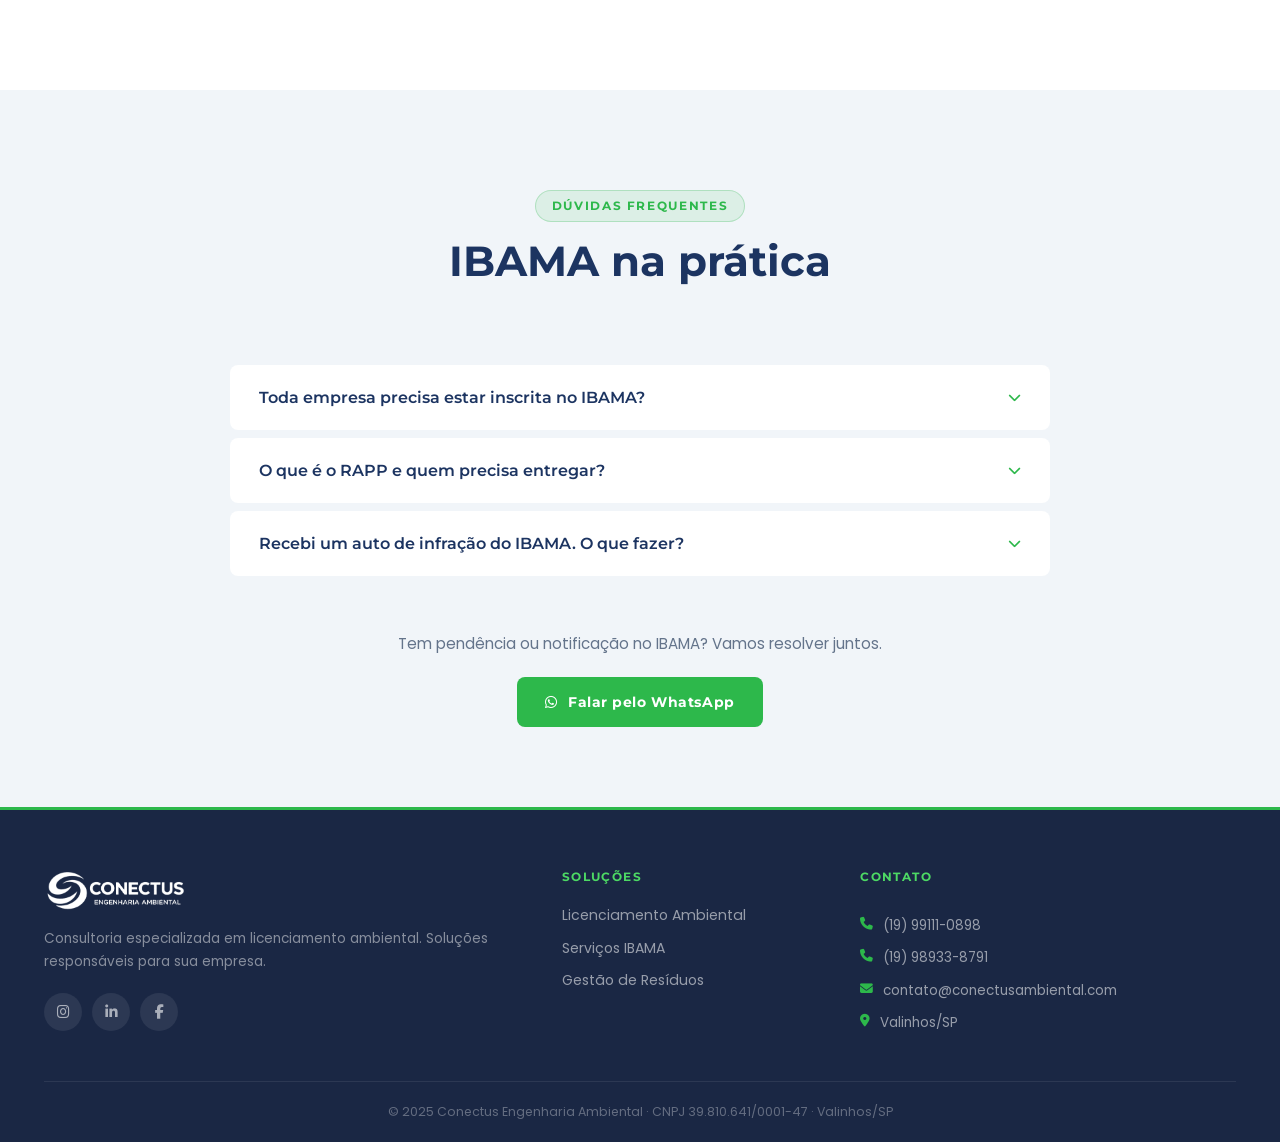
<file: servicos-ibama.html>
<!DOCTYPE html>
<html lang="pt-BR">
<head>
  <meta charset="UTF-8">
  <meta name="viewport" content="width=device-width, initial-scale=1.0">
  <title>Serviços IBAMA — Conectus Engenharia Ambiental</title>
  <meta name="description" content="Cadastro Técnico Federal, Certificado de Regularidade, RAPP, regularização de taxas e atendimento a notificações e multas do IBAMA.">
  <meta name="robots" content="index, follow">
  <meta name="theme-color" content="#1C3461">

  <meta property="og:title" content="Serviços IBAMA — Conectus Engenharia Ambiental">
  <meta property="og:description" content="CTF, Certificado de Regularidade, RAPP e regularização de pendências junto ao IBAMA.">
  <meta property="og:type" content="website">
  <meta property="og:url" content="https://conectusambiental.com.br/servicos-ibama.html">
  <meta property="og:image" content="images/og-image.png">
  <meta property="og:locale" content="pt_BR">

  <link rel="icon" type="image/png" href="images/favicon.png">
  <link rel="apple-touch-icon" href="images/apple-touch-icon.png">

  <link rel="preconnect" href="https://fonts.googleapis.com">
  <link rel="preconnect" href="https://fonts.gstatic.com" crossorigin>
  <link href="https://fonts.googleapis.com/css2?family=Montserrat:wght@400;500;600;700;800&family=Poppins:wght@300;400;500;600&display=swap" rel="stylesheet">
  <link rel="stylesheet" href="https://cdnjs.cloudflare.com/ajax/libs/font-awesome/6.5.0/css/all.min.css">
  <link rel="stylesheet" href="style.css">
</head>
<body>

  <div id="scroll-progress" aria-hidden="true"></div>
  <header id="header">
    <div class="header-container">
      <a href="index.html#inicio" class="logo" aria-label="Conectus — Início">
        <img src="images/logo.png" alt="Conectus Engenharia Ambiental" class="logo-img">
      </a>
      <nav class="desktop-nav" aria-label="Navegação principal">
        <a href="index.html#inicio">Início</a>
        <a href="index.html#sobre">Sobre</a>
        <div class="nav-dropdown">
          <a href="index.html#servicos">Serviços <i class="fas fa-chevron-down" style="font-size: 0.8em; margin-left: 4px;"></i></a>
          <div class="dropdown-menu">
            <a href="licenciamento-ambiental.html">Licenciamento Ambiental</a>
            <a href="servicos-ibama.html">Serviços IBAMA</a>
            <a href="gestao-residuos.html">Gestão de Resíduos</a>
          </div>
        </div>
        <a href="index.html#galeria">Galeria</a>
        <a href="index.html#depoimentos">Depoimentos</a>
        <a href="index.html#faq">FAQ</a>
        <a href="index.html#contato">Contato</a>
      </nav>
      <a href="https://wa.me/5519991110898?text=Ol%C3%A1%2C%20gostaria%20de%20ajuda%20com%20servi%C3%A7os%20do%20IBAMA." class="header-whatsapp" target="_blank" rel="noopener noreferrer">
        <i class="fab fa-whatsapp" aria-hidden="true"></i> Fale conosco
      </a>
      <button class="menu-toggle" id="menuToggle" aria-label="Abrir menu" aria-expanded="false">
        <span></span><span></span><span></span>
      </button>
    </div>
  </header>

  <nav id="navMenu" class="mobile-nav" aria-label="Menu mobile" aria-hidden="true">
    <a href="index.html#inicio" class="nav-link">Início</a>
    <a href="index.html#sobre" class="nav-link">Sobre</a>
    <a href="index.html#servicos" class="nav-link">Serviços Gerais</a>
    <a href="licenciamento-ambiental.html" class="nav-link sub-link" style="padding-left: 20px; font-size: 0.9em; color: var(--verde-claro);">— Licenciamento</a>
    <a href="servicos-ibama.html" class="nav-link sub-link" style="padding-left: 20px; font-size: 0.9em; color: var(--verde-claro);">— Serviços IBAMA</a>
    <a href="gestao-residuos.html" class="nav-link sub-link" style="padding-left: 20px; font-size: 0.9em; color: var(--verde-claro);">— Gestão de Resíduos</a>
    <a href="index.html#galeria" class="nav-link">Galeria</a>
    <a href="index.html#depoimentos" class="nav-link">Depoimentos</a>
    <a href="index.html#faq" class="nav-link">FAQ</a>
    <a href="index.html#contato" class="nav-link">Contato</a>
    <a href="https://wa.me/5519991110898" class="nav-link nav-wpp" target="_blank" rel="noopener noreferrer">
      <i class="fab fa-whatsapp" aria-hidden="true"></i> WhatsApp
    </a>
  </nav>

  <section class="servicos">
    <div class="container">
      <div class="cabecalho-secao claro fade-in">
        <span class="etiqueta claro">O que fazemos</span>
        <h2>Atendimento completo IBAMA</h2>
        <p>Atuamos na regularização completa para seu empreendimento.</p>
      </div>

      <div class="servicos-grid">

        <div class="servico-card fade-in">
          <div class="servico-icone"><i class="fas fa-id-card-clip" aria-hidden="true"></i></div>
          <span class="servico-categoria">Cadastro</span>
          <h3>Cadastro Técnico Federal (CTF)</h3>
          <p>Inscrição da pessoa física ou jurídica no Cadastro Técnico Federal de Atividades Potencialmente Poluidoras e Utilizadoras de Recursos Ambientais.</p>
        </div>

        <div class="servico-card fade-in">
          <div class="servico-icone"><i class="fas fa-certificate" aria-hidden="true"></i></div>
          <span class="servico-categoria">Regularidade</span>
          <h3>Certificado de Regularidade</h3>
          <p>Emissão e renovação do CR, documento essencial para participar de licitações, financiamentos e contratos com o poder público.</p>
        </div>

        <div class="servico-card fade-in">
          <div class="servico-icone"><i class="fas fa-file-lines" aria-hidden="true"></i></div>
          <span class="servico-categoria">Relatório Anual</span>
          <h3>RAPP</h3>
          <p>Relatório Anual de Atividades Potencialmente Poluidoras: elaboração, conferência de dados e entrega dentro do prazo legal.</p>
        </div>

        <div class="servico-card fade-in">
          <div class="servico-icone"><i class="fas fa-coins" aria-hidden="true"></i></div>
          <span class="servico-categoria">Taxas</span>
          <h3>TCFA — Taxa de Controle e Fiscalização Ambiental</h3>
          <p>Cálculo, regularização e parcelamento de taxas em atraso. Recuperação de pagamentos indevidos quando aplicável.</p>
        </div>

        <div class="servico-card fade-in">
          <div class="servico-icone"><i class="fas fa-triangle-exclamation" aria-hidden="true"></i></div>
          <span class="servico-categoria">Defesa</span>
          <h3>Notificações e Auto de Infração</h3>
          <p>Análise técnica, elaboração de defesa, recursos e impugnação de autos de infração ambiental lavrados pelo IBAMA.</p>
        </div>

      </div>
    </div>
  </section>

  <section class="sobre">
    <div class="container">
      <div class="sobre-grid">
        <div class="sobre-historia slide-esq">
          <span class="etiqueta">Por que regularizar agora</span>
          <h2>Pendências no IBAMA travam negócios</h2>
          <p>O Certificado de Regularidade é exigido em <strong>licitações, financiamentos públicos, contratos com órgãos públicos</strong> e diversas outras frentes comerciais. Estar em débito ou irregular significa perda direta de oportunidade.</p>
          <p>A Conectus identifica todas as pendências da sua empresa, regulariza taxas em atraso, atualiza cadastros, entrega o RAPP e responde notificações com fundamentação técnica.</p>
          <p>Tudo conduzido por equipe especializada, com comunicação transparente e prazos respeitados.</p>
          <a href="https://wa.me/5519991110898?text=Ol%C3%A1%2C%20gostaria%20de%20ajuda%20com%20servi%C3%A7os%20do%20IBAMA." class="btn-primario" target="_blank" rel="noopener noreferrer">
            <i class="fab fa-whatsapp" aria-hidden="true"></i> Verificar minha situação
          </a>
        </div>
        <div class="sobre-mvv slide-dir">
          <div class="mvv-card fade-in">
            <div class="mvv-icone"><i class="fas fa-magnifying-glass" aria-hidden="true"></i></div>
            <h3>Diagnóstico</h3>
            <p>Levantamento completo de pendências, taxas, cadastros e relatórios.</p>
          </div>
          <div class="mvv-card fade-in">
            <div class="mvv-icone"><i class="fas fa-list-check" aria-hidden="true"></i></div>
            <h3>Regularização</h3>
            <p>Atualização cadastral, quitação de taxas e entrega de relatórios atrasados.</p>
          </div>
          <div class="mvv-card destaque fade-in">
            <div class="mvv-icone"><i class="fas fa-shield-halved" aria-hidden="true"></i></div>
            <h3>Acompanhamento</h3>
            <p>Monitoramento contínuo para que sua empresa não volte a ficar irregular.</p>
          </div>
        </div>
      </div>
    </div>
  </section>

  <section class="faq">
    <div class="container">
      <div class="cabecalho-secao fade-in">
        <span class="etiqueta">Dúvidas frequentes</span>
        <h2>IBAMA na prática</h2>
      </div>
      <div class="faq-lista">
        <div class="faq-item">
          <button class="faq-pergunta" aria-expanded="false">
            <span>Toda empresa precisa estar inscrita no IBAMA?</span>
            <i class="fas fa-chevron-down faq-chevron" aria-hidden="true"></i>
          </button>
          <div class="faq-resposta" hidden>
            <p>Empresas que exercem atividades classificadas como potencialmente poluidoras ou utilizadoras de recursos ambientais, listadas na Instrução Normativa nº 13, de 23 de agosto de 2021, devem se inscrever no Cadastro Técnico Federal e manter o cadastro atualizado.</p>
          </div>
        </div>
        <div class="faq-item">
          <button class="faq-pergunta" aria-expanded="false">
            <span>O que é o RAPP e quem precisa entregar?</span>
            <i class="fas fa-chevron-down faq-chevron" aria-hidden="true"></i>
          </button>
          <div class="faq-resposta" hidden>
            <p>O RAPP é o Relatório Anual de Atividades Potencialmente Poluidoras. É obrigatório para empresas inscritas no CTF e deve ser entregue anualmente, em geral até 31 de março, com informações detalhadas sobre as atividades exercidas no ano anterior.</p>
          </div>
        </div>
        <div class="faq-item">
          <button class="faq-pergunta" aria-expanded="false">
            <span>Recebi um auto de infração do IBAMA. O que fazer?</span>
            <i class="fas fa-chevron-down faq-chevron" aria-hidden="true"></i>
          </button>
          <div class="faq-resposta" hidden>
            <p>O prazo para defesa é curto e a fundamentação precisa ser técnica. A Conectus analisa o auto, identifica fragilidades, elabora a defesa ou impugnação e acompanha todo o procedimento até decisão final.</p>
          </div>
        </div>
      </div>
      <div class="faq-cta fade-in">
        <p>Tem pendência ou notificação no IBAMA? Vamos resolver juntos.</p>
        <a href="https://wa.me/5519991110898?text=Ol%C3%A1%2C%20gostaria%20de%20ajuda%20com%20servi%C3%A7os%20do%20IBAMA." class="btn-primario" target="_blank" rel="noopener noreferrer">
          <i class="fab fa-whatsapp" aria-hidden="true"></i> Falar pelo WhatsApp
        </a>
      </div>
    </div>
  </section>

  <footer class="footer">
    <div class="container">
      <div class="footer-conteudo">

        <div class="footer-marca">
          <img src="images/logo.png" alt="Conectus Soluções Ambientais" class="footer-logo" loading="lazy">
          <p>Consultoria especializada em licenciamento ambiental. Soluções responsáveis para sua empresa.</p>
          <div class="footer-social">
            <a href="https://www.instagram.com/conectus.ambiental/" target="_blank" rel="noopener noreferrer" aria-label="Instagram">
              <i class="fab fa-instagram" aria-hidden="true"></i>
            </a>
            <a href="https://www.linkedin.com/in/conectus-sa-b652531ab/" target="_blank" rel="noopener noreferrer" aria-label="LinkedIn">
              <i class="fab fa-linkedin-in" aria-hidden="true"></i>
            </a>
            <a href="https://www.facebook.com/conectus.ambiental" target="_blank" rel="noopener noreferrer" aria-label="Facebook">
              <i class="fab fa-facebook-f" aria-hidden="true"></i>
            </a>
          </div>
        </div>

        <div class="footer-links-col">
          <h4>Soluções</h4>
          <nav aria-label="Soluções">
            <a href="licenciamento-ambiental.html">Licenciamento Ambiental</a>
            <a href="servicos-ibama.html">Serviços IBAMA</a>
            <a href="gestao-residuos.html">Gestão de Resíduos</a>
          </nav>
        </div>

        <div class="footer-contato-col">
          <h4>Contato</h4>
          <p><i class="fas fa-phone" aria-hidden="true"></i><a href="tel:+5519991110898">(19) 99111-0898</a></p>
          <p><i class="fas fa-phone" aria-hidden="true"></i><a href="tel:+5519989338791">(19) 98933-8791</a></p>
          <p><i class="fas fa-envelope" aria-hidden="true"></i><a href="mailto:contato@conectusambiental.com">contato@conectusambiental.com</a></p>
          <p><i class="fas fa-map-marker-alt" aria-hidden="true"></i>Valinhos/SP</p>
        </div>

      </div>
      <div class="footer-base">
        <p>© 2025 Conectus Engenharia Ambiental · CNPJ 39.810.641/0001-47 · Valinhos/SP</p>
      </div>
    </div>
  </footer>

  <a href="https://wa.me/5519991110898?text=Ol%C3%A1%2C%20gostaria%20de%20ajuda%20com%20servi%C3%A7os%20do%20IBAMA." class="whatsapp-flutuante" target="_blank" rel="noopener noreferrer" aria-label="Falar com a Conectus pelo WhatsApp">
    <i class="fab fa-whatsapp" aria-hidden="true"></i>
  </a>

  <button id="voltarTopo" class="voltar-topo" aria-label="Voltar ao topo da página">
    <i class="fas fa-chevron-up" aria-hidden="true"></i>
  </button>

  <script>
    // ===== HEADER SCROLL =====
    const header = document.getElementById('header');
    const progressBar = document.getElementById('scroll-progress');
    const btnTopo = document.getElementById('voltarTopo');
    window.addEventListener('scroll', () => {
      const scrolled = window.scrollY;
      const total = document.documentElement.scrollHeight - window.innerHeight;
      if (progressBar) progressBar.style.width = (scrolled / total * 100) + '%';
      header.classList.toggle('rolado', scrolled > 60);
      if (btnTopo) btnTopo.classList.toggle('visivel', scrolled > 400);
    }, { passive: true });
    if (btnTopo) {
      btnTopo.addEventListener('click', () => window.scrollTo({ top: 0, behavior: 'smooth' }));
    }

    // ===== MENU MOBILE =====
    const menuToggle = document.getElementById('menuToggle');
    const navMenu = document.getElementById('navMenu');
    if (menuToggle && navMenu) {
      menuToggle.addEventListener('click', () => {
        const aberto = navMenu.classList.toggle('aberto');
        menuToggle.classList.toggle('ativo', aberto);
        menuToggle.setAttribute('aria-expanded', String(aberto));
        navMenu.setAttribute('aria-hidden', String(!aberto));
      });
      navMenu.querySelectorAll('.nav-link').forEach(link => {
        link.addEventListener('click', () => {
          navMenu.classList.remove('aberto');
          menuToggle.classList.remove('ativo');
          menuToggle.setAttribute('aria-expanded', 'false');
          navMenu.setAttribute('aria-hidden', 'true');
        });
      });
    }

    // ===== FAQ =====
    document.querySelectorAll('.faq-pergunta').forEach(btn => {
      btn.addEventListener('click', () => {
        const item = btn.closest('.faq-item');
        const resposta = item.querySelector('.faq-resposta');
        const aberto = btn.getAttribute('aria-expanded') === 'true';
        document.querySelectorAll('.faq-item').forEach(i => {
          i.querySelector('.faq-pergunta').setAttribute('aria-expanded', 'false');
          i.querySelector('.faq-resposta').hidden = true;
          i.classList.remove('aberto');
        });
        if (!aberto) {
          btn.setAttribute('aria-expanded', 'true');
          resposta.hidden = false;
          item.classList.add('aberto');
        }
      });
    });

    // ===== OBSERVER =====
    const observer = new IntersectionObserver((entries) => {
      entries.forEach(e => { if (e.isIntersecting) { e.target.classList.add('visivel'); observer.unobserve(e.target); } });
    }, { threshold: 0.1 });
    document.querySelectorAll('.fade-in, .slide-esq, .slide-dir').forEach(el => observer.observe(el));
  </script>
</body>
</html>
</file>
<file: style.css>
/* ============================================================
   Conectus Soluções Ambientais — CSS Principal
   Paleta: Azul #1C3461 · Verde #2DB84B · Branco #FFFFFF
   Fontes: Montserrat (títulos) + Poppins (corpo)
   ============================================================ */

/* ===== RESET & VARIÁVEIS ===== */
*, *::before, *::after { margin: 0; padding: 0; box-sizing: border-box; }

:root {
  --azul:         #1C3461;
  --azul-medio:   #2452A5;
  --azul-claro:   #3B82F6;
  --azul-bg:      #EFF6FF;

  --verde:        #2DB84B;
  --verde-escuro: #1E8A35;
  --verde-claro:  #4DD964;
  --verde-bg:     rgba(45, 184, 75, 0.10);

  --branco:       #FFFFFF;
  --branco-off:   #F8FAFC;
  --cinza-bg:     #F1F5F9;
  --cinza-claro:  #94A3B8;
  --cinza:        #64748B;
  --cinza-escuro: #334155;
  --texto:        #1A2744;

  --fonte-titulo: 'Montserrat', sans-serif;
  --fonte-corpo:  'Poppins', sans-serif;

  --radius:    8px;
  --radius-lg: 16px;
  --sombra:    0 4px 20px rgba(0,0,0,0.08);
  --sombra-lg: 0 8px 40px rgba(0,0,0,0.12);
  --transicao: 0.3s ease;
}

html {
  scroll-behavior: smooth;
  scroll-padding-top: 80px;
  overflow-x: hidden;
}

body {
  font-family: var(--fonte-corpo);
  background: var(--branco);
  color: var(--texto);
  line-height: 1.6;
  overflow-x: hidden;
}

/* ===== TIPOGRAFIA ===== */
h1, h2, h3, h4 {
  font-family: var(--fonte-titulo);
  font-weight: 700;
  line-height: 1.2;
}

a { text-decoration: none; color: inherit; }
img { display: block; max-width: 100%; }
button { cursor: pointer; border: none; background: none; font-family: inherit; }

/* ===== CONTAINER ===== */
.container {
  width: 100%;
  max-width: 1240px;
  margin: 0 auto;
  padding: 0 24px;
}

/* ===== ETIQUETA ===== */
.etiqueta {
  display: inline-block;
  font-family: var(--fonte-titulo);
  font-size: 0.74rem;
  font-weight: 700;
  letter-spacing: 0.14em;
  text-transform: uppercase;
  color: var(--verde);
  background: var(--verde-bg);
  padding: 6px 16px;
  border-radius: 99px;
  border: 1px solid rgba(45, 184, 75, 0.25);
  margin-bottom: 16px;
}
.etiqueta.claro {
  color: var(--verde-claro);
  background: rgba(45, 184, 75, 0.18);
  border-color: rgba(45, 184, 75, 0.35);
}

/* ===== CABEÇALHO DE SEÇÃO ===== */
.cabecalho-secao {
  text-align: center;
  max-width: 680px;
  margin: 0 auto 64px;
}
.cabecalho-secao h2 {
  font-size: clamp(1.8rem, 4vw, 2.6rem);
  color: var(--azul);
  margin-bottom: 16px;
  line-height: 1.15;
}
.cabecalho-secao.claro h2 { color: var(--branco); }
.cabecalho-secao p {
  color: var(--cinza);
  font-size: 1rem;
  line-height: 1.7;
}
.cabecalho-secao.claro p { color: rgba(255,255,255,0.72); }

/* ===== BOTÕES ===== */
.btn-primario,
.btn-contorno {
  display: inline-flex;
  align-items: center;
  gap: 10px;
  padding: 14px 28px;
  border-radius: var(--radius);
  font-family: var(--fonte-titulo);
  font-size: 0.88rem;
  font-weight: 700;
  letter-spacing: 0.04em;
  cursor: pointer;
  transition: transform var(--transicao), box-shadow var(--transicao), background var(--transicao);
  position: relative;
  overflow: hidden;
}
.btn-primario {
  background: var(--verde);
  color: var(--branco);
}
.btn-primario:hover {
  background: var(--verde-escuro);
  transform: translateY(-2px);
  box-shadow: 0 6px 24px rgba(45, 184, 75, 0.4);
}
.btn-contorno {
  background: transparent;
  color: var(--branco);
  border: 2px solid rgba(255,255,255,0.5);
}
.btn-contorno:hover {
  border-color: var(--branco);
  background: rgba(255,255,255,0.12);
  transform: translateY(-2px);
}

/* Ripple */
.ripple {
  position: absolute;
  border-radius: 50%;
  background: rgba(255,255,255,0.28);
  transform: scale(0);
  animation: rippleAnim 0.65s linear;
  pointer-events: none;
}
@keyframes rippleAnim { to { transform: scale(4); opacity: 0; } }

/* ===== FADE-IN ===== */
.fade-in {
  opacity: 0;
  transform: translateY(24px);
  transition: opacity 0.65s ease, transform 0.65s ease;
}
.fade-in.visivel {
  opacity: 1;
  transform: none;
}
@media (prefers-reduced-motion: reduce) {
  .fade-in, .fade-in.visivel { opacity: 1; transform: none; transition: none; }
}

/* ===== HEADER ===== */
#header {
  position: fixed;
  top: 0; left: 0; right: 0;
  z-index: 1000;
  background: var(--branco);
  box-shadow: 0 2px 15px rgba(0,0,0,0.08);
  transition: all var(--transicao);
}
#header.rolado {
  padding: 5px 0;
  background: var(--branco);
  box-shadow: 0 4px 20px rgba(0,0,0,0.12);
}

.header-container {
  display: flex;
  align-items: center;
  justify-content: space-between;
  gap: 24px;
  padding: 18px 24px;
  max-width: 1240px;
  margin: 0 auto;
}

.logo-img {
  height: 56px;
  width: auto;
  transition: opacity var(--transicao);
}
.logo:hover .logo-img { opacity: 0.85; }

.desktop-nav {
  display: flex;
  gap: 36px;
}
.desktop-nav a {
  font-family: var(--fonte-titulo);
  font-size: 0.82rem;
  font-weight: 600;
  letter-spacing: 0.08em;
  text-transform: uppercase;
  color: var(--azul);
  position: relative;
  padding-bottom: 4px;
  transition: color var(--transicao);
}
.desktop-nav a::after {
  content: '';
  position: absolute;
  bottom: 0; left: 0;
  width: 0; height: 2px;
  background: var(--verde);
  transition: width var(--transicao);
}
.desktop-nav a:hover,
.desktop-nav a.ativo { color: var(--verde); }
.desktop-nav a:hover::after,
.desktop-nav a.ativo::after { width: 100%; }

/* Dropdown */
.nav-dropdown {
  position: relative;
  display: flex;
  align-items: center;
}
.dropdown-menu {
  position: absolute;
  top: 100%;
  left: 0;
  background: var(--branco);
  border-radius: var(--radius);
  box-shadow: 0 10px 25px rgba(0,0,0,0.1);
  padding: 10px 0;
  min-width: 240px;
  opacity: 0;
  visibility: hidden;
  transform: translateY(10px);
  transition: all var(--transicao);
  z-index: 100;
  margin-top: 15px;
}
.nav-dropdown:hover .dropdown-menu {
  opacity: 1;
  visibility: visible;
  transform: translateY(0);
}
.dropdown-menu a {
  display: block;
  padding: 10px 20px;
  color: var(--texto) !important;
  font-family: var(--fonte-texto);
  font-size: 0.9rem;
  font-weight: 500;
  text-transform: none;
  letter-spacing: normal;
}
.dropdown-menu a::after {
  display: none; /* Remove underline do dropdown */
}
.dropdown-menu a:hover {
  background: rgba(45, 184, 75, 0.08);
  color: var(--verde) !important;
  padding-left: 24px;
}
.header-whatsapp {
  display: flex;
  align-items: center;
  gap: 8px;
  background: var(--verde);
  color: var(--branco);
  font-family: var(--fonte-titulo);
  font-size: 0.8rem;
  font-weight: 700;
  letter-spacing: 0.05em;
  text-transform: uppercase;
  padding: 10px 20px;
  border-radius: var(--radius);
  transition: background var(--transicao), transform var(--transicao), box-shadow var(--transicao);
}
.header-whatsapp:hover {
  background: var(--verde-escuro);
  transform: translateY(-1px);
  box-shadow: 0 4px 16px rgba(45, 184, 75, 0.4);
}

/* ===== MENU TOGGLE ===== */
.menu-toggle {
  display: none;
  flex-direction: column;
  gap: 5px;
  padding: 4px;
  z-index: 1001;
}
.menu-toggle span {
  display: block;
  width: 26px;
  height: 2px;
  background: var(--azul);
  border-radius: 2px;
  transition: transform 0.35s ease, opacity 0.35s ease;
}
.menu-toggle.ativo span:nth-child(1) { transform: translateY(7px) rotate(45deg); }
.menu-toggle.ativo span:nth-child(2) { opacity: 0; }
.menu-toggle.ativo span:nth-child(3) { transform: translateY(-7px) rotate(-45deg); }

/* ===== MENU MOBILE ===== */
.mobile-nav {
  position: fixed;
  top: 0; right: -100%;
  width: min(320px, 85vw);
  height: 100dvh;
  background: var(--azul);
  display: flex;
  flex-direction: column;
  justify-content: center;
  align-items: center;
  gap: 6px;
  z-index: 999;
  transition: right 0.4s cubic-bezier(0.4, 0, 0.2, 1);
  border-left: 3px solid var(--verde);
}
.mobile-nav.aberto { right: 0; }

.mobile-nav .nav-link {
  font-family: var(--fonte-titulo);
  font-size: 1.15rem;
  font-weight: 700;
  letter-spacing: 0.08em;
  text-transform: uppercase;
  color: rgba(255,255,255,0.8);
  padding: 12px 40px;
  width: 100%;
  text-align: center;
  transition: color var(--transicao), background var(--transicao);
}
.mobile-nav .nav-link:hover {
  color: var(--branco);
  background: rgba(45, 184, 75, 0.15);
}
.mobile-nav .nav-wpp {
  margin-top: 16px;
  color: var(--verde-claro) !important;
  font-size: 1rem !important;
  display: flex;
  align-items: center;
  justify-content: center;
  gap: 8px;
}

/* ===== HERO ===== */
.hero {
  position: relative;
  min-height: 100dvh;
  display: flex;
  align-items: center;
  padding: 120px 0 80px;
  background:
    linear-gradient(135deg, rgba(28, 52, 97, 0.75) 0%, rgba(28, 52, 97, 0.55) 100%),
    url('images/bg-hero.png')
    center center / cover no-repeat;
  background-attachment: scroll, scroll;
}

.hero-overlay {
  position: absolute;
  inset: 0;
  background:
    radial-gradient(ellipse at 75% 50%, rgba(45, 184, 75, 0.14) 0%, transparent 58%),
    linear-gradient(to bottom, transparent 55%, rgba(28, 52, 97, 0.35) 100%);
  pointer-events: none;
}

.hero-conteudo {
  position: relative;
  z-index: 1;
  width: 100%;
  max-width: 1240px;
  margin: 0 auto;
  padding: 0 24px;
}

.hero-badge {
  display: inline-flex;
  align-items: center;
  gap: 8px;
  font-family: var(--fonte-titulo);
  font-size: 0.74rem;
  font-weight: 700;
  letter-spacing: 0.14em;
  text-transform: uppercase;
  color: var(--verde-claro);
  background: rgba(45, 184, 75, 0.18);
  border: 1px solid rgba(45, 184, 75, 0.38);
  padding: 8px 20px;
  border-radius: 99px;
  margin-bottom: 28px;
}

.hero-logo {
  height: 80px;
  width: auto;
  margin-bottom: 28px;
}

.hero h2 {
  font-size: clamp(1.8rem, 4.5vw, 3.2rem);
  font-weight: 700;
  color: var(--branco);
  max-width: 700px;
  margin-bottom: 20px;
  line-height: 1.15;
}

.hero > .hero-conteudo > p {
  font-size: clamp(0.95rem, 1.8vw, 1.05rem);
  color: rgba(255,255,255,0.76);
  max-width: 540px;
  margin-bottom: 36px;
  line-height: 1.78;
}

.hero-botoes {
  display: flex;
  gap: 16px;
  flex-wrap: wrap;
  margin-bottom: 60px;
}

.hero-stats {
  display: flex;
  align-items: center;
  gap: 36px;
  flex-wrap: wrap;
}
.hero-stat strong {
  display: block;
  font-family: var(--fonte-titulo);
  font-size: 2rem;
  font-weight: 800;
  color: var(--verde-claro);
  line-height: 1;
}
.hero-stat span {
  font-size: 0.76rem;
  color: rgba(255,255,255,0.62);
  text-transform: uppercase;
  letter-spacing: 0.07em;
}
.hero-stat-div {
  width: 1px;
  height: 40px;
  background: rgba(255,255,255,0.2);
}

/* Hero animations */
.hero-badge,
.hero h1,
.hero h2,
.hero > .hero-conteudo > p,
.hero-botoes,
.hero-stats { opacity: 0; }

.site-pronto .hero-badge { animation: subirFade 0.6s ease both 0.08s; }
.site-pronto .hero h1    { animation: subirFade 0.65s ease both 0.22s; }
.site-pronto .hero h2    { animation: subirFade 0.7s ease both 0.38s; }
.site-pronto .hero > .hero-conteudo > p { animation: subirFade 0.7s ease both 0.54s; }
.site-pronto .hero-botoes { animation: subirFade 0.7s ease both 0.68s; }
.site-pronto .hero-stats  { animation: subirFade 0.7s ease both 0.82s; }

@keyframes subirFade {
  from { opacity: 0; transform: translateY(22px); }
  to   { opacity: 1; transform: translateY(0); }
}

/* ===== SOBRE ===== */
.sobre {
  padding: 100px 0;
  background:
    linear-gradient(rgba(248, 250, 252, 0.88), rgba(248, 250, 252, 0.88)),
    url('https://images.unsplash.com/photo-1466611653911-95081537e5b7?w=1920&q=80&auto=format&fit=crop')
    center / cover no-repeat;
  background-attachment: fixed, fixed;
}

.sobre-grid {
  display: grid;
  grid-template-columns: 1.1fr 0.9fr;
  gap: 80px;
  align-items: start;
}

.sobre-historia h2 {
  font-size: clamp(1.7rem, 3.5vw, 2.3rem);
  color: var(--azul);
  margin-bottom: 24px;
  line-height: 1.2;
}
.sobre-historia p {
  color: var(--cinza);
  font-size: 0.97rem;
  margin-bottom: 16px;
  line-height: 1.8;
}
.sobre-historia strong { color: var(--azul); }
.sobre-historia .btn-primario { margin-top: 12px; }

.sobre-mvv {
  display: flex;
  flex-direction: column;
  gap: 20px;
}

.mvv-card {
  background: var(--branco-off);
  border: 1px solid #E2E8F0;
  border-radius: var(--radius-lg);
  padding: 24px 28px;
  transition: transform var(--transicao), box-shadow var(--transicao), border-color var(--transicao);
}
.mvv-card:hover {
  transform: translateX(6px);
  box-shadow: var(--sombra);
  border-color: rgba(45, 184, 75, 0.32);
}
.mvv-card.destaque {
  background: var(--azul);
  border-color: var(--azul);
}
.mvv-card.destaque:hover { border-color: var(--verde); }
.mvv-card.destaque .mvv-icone { color: var(--verde-claro); }
.mvv-card.destaque h3 { color: var(--branco); }
.mvv-card.destaque p  { color: rgba(255,255,255,0.78); }

.mvv-icone {
  font-size: 1.4rem;
  color: var(--verde);
  margin-bottom: 10px;
}
.mvv-card h3 {
  font-family: var(--fonte-titulo);
  font-size: 0.92rem;
  font-weight: 700;
  text-transform: uppercase;
  letter-spacing: 0.06em;
  color: var(--azul);
  margin-bottom: 8px;
}
.mvv-card p {
  font-size: 0.88rem;
  color: var(--cinza);
  line-height: 1.68;
  margin: 0;
}

/* ===== SERVIÇOS ===== */
.servicos {
  padding: 100px 0;
  background:
    linear-gradient(rgba(28, 52, 97, 0.87), rgba(28, 52, 97, 0.87)),
    url('https://images.unsplash.com/photo-1473448912268-2022ce9509d8?w=1920&q=80&auto=format&fit=crop')
    center / cover no-repeat;
  background-attachment: fixed, fixed;
}

.servicos-grid {
  display: grid;
  grid-template-columns: repeat(4, 1fr);
  gap: 20px;
}

.servico-card {
  background: rgba(255,255,255,0.05);
  border: 1px solid rgba(255,255,255,0.1);
  border-radius: var(--radius-lg);
  padding: 28px 22px;
  transition: background var(--transicao), border-color var(--transicao), transform var(--transicao);
}
.servico-card:hover {
  background: rgba(45, 184, 75, 0.1);
  border-color: rgba(45, 184, 75, 0.42);
  transform: translateY(-4px);
}

.servico-icone {
  font-size: 1.8rem;
  color: var(--verde);
  margin-bottom: 12px;
  transition: transform var(--transicao), color var(--transicao);
}
.servico-card:hover .servico-icone {
  transform: scale(1.1);
  color: var(--verde-claro);
}

.servico-categoria {
  display: inline-block;
  font-family: var(--fonte-titulo);
  font-size: 0.65rem;
  font-weight: 700;
  letter-spacing: 0.12em;
  text-transform: uppercase;
  color: var(--verde-claro);
  background: rgba(45, 184, 75, 0.18);
  padding: 3px 10px;
  border-radius: 99px;
  margin-bottom: 10px;
}

.servico-card h3 {
  font-family: var(--fonte-titulo);
  font-size: 0.9rem;
  font-weight: 700;
  color: var(--branco);
  margin-bottom: 8px;
  line-height: 1.3;
}
.servico-card p {
  font-size: 0.8rem;
  color: rgba(255,255,255,0.62);
  line-height: 1.65;
}

/* ===== CONTATO ===== */
.contato {
  padding: 100px 0;
  background:
    linear-gradient(rgba(241, 245, 249, 0.90), rgba(241, 245, 249, 0.90)),
    url('https://images.unsplash.com/photo-1501854140801-50d01698950b?w=1920&q=80&auto=format&fit=crop')
    center / cover no-repeat;
  background-attachment: fixed, fixed;
}

.contato-grid {
  display: grid;
  grid-template-columns: 1fr 1fr;
  gap: 48px;
  align-items: start;
}

.contato-info {
  display: flex;
  flex-direction: column;
  gap: 16px;
}

.contato-card {
  display: flex;
  align-items: flex-start;
  gap: 16px;
  background: var(--branco);
  border: 1px solid #E2E8F0;
  border-radius: var(--radius);
  padding: 18px 20px;
  transition: border-color var(--transicao), transform var(--transicao), box-shadow var(--transicao);
}
.contato-card:hover {
  border-color: rgba(45, 184, 75, 0.38);
  transform: translateX(4px);
  box-shadow: var(--sombra);
}

.contato-icone {
  width: 46px;
  height: 46px;
  background: var(--verde-bg);
  border-radius: var(--radius);
  display: flex;
  align-items: center;
  justify-content: center;
  font-size: 1.1rem;
  color: var(--verde);
  flex-shrink: 0;
  transition: background var(--transicao), color var(--transicao);
}
.contato-card:hover .contato-icone {
  background: var(--verde);
  color: var(--branco);
}

.contato-card h3 {
  font-family: var(--fonte-titulo);
  font-size: 0.72rem;
  font-weight: 700;
  text-transform: uppercase;
  letter-spacing: 0.1em;
  color: var(--cinza);
  margin-bottom: 4px;
}
.contato-card p,
.contato-card a {
  font-size: 0.9rem;
  color: var(--texto);
  font-weight: 500;
  line-height: 1.6;
}
.contato-card a:hover { color: var(--verde); }

.contato-redes {
  display: flex;
  gap: 12px;
}
.contato-redes a {
  width: 44px;
  height: 44px;
  background: var(--azul);
  border-radius: 50%;
  display: flex;
  align-items: center;
  justify-content: center;
  color: var(--branco);
  font-size: 1rem;
  transition: background var(--transicao), transform var(--transicao);
}
.contato-redes a:hover {
  background: var(--verde);
  transform: translateY(-3px);
}

.btn-wpp-cta {
  display: flex;
  align-items: center;
  justify-content: center;
  gap: 10px;
  background: #25D366;
  color: var(--branco);
  font-family: var(--fonte-titulo);
  font-size: 0.88rem;
  font-weight: 700;
  letter-spacing: 0.04em;
  padding: 16px;
  border-radius: var(--radius);
  transition: background var(--transicao), transform var(--transicao), box-shadow var(--transicao);
  position: relative;
  overflow: hidden;
}
.btn-wpp-cta:hover {
  background: #1FB255;
  transform: translateY(-2px);
  box-shadow: 0 6px 24px rgba(37, 211, 102, 0.38);
}

/* CTA Box */
.contato-cta-box {
  background: var(--azul);
  border-radius: var(--radius-lg);
  padding: 48px 40px;
}

.cta-icone {
  width: 56px;
  height: 56px;
  background: rgba(45, 184, 75, 0.2);
  border-radius: 50%;
  display: flex;
  align-items: center;
  justify-content: center;
  font-size: 1.5rem;
  color: var(--verde-claro);
  margin-bottom: 24px;
}

.contato-cta-box h3 {
  font-family: var(--fonte-titulo);
  font-size: 1.4rem;
  font-weight: 700;
  color: var(--branco);
  margin-bottom: 16px;
  line-height: 1.3;
}
.contato-cta-box > p {
  font-size: 0.9rem;
  color: rgba(255,255,255,0.72);
  line-height: 1.78;
  margin-bottom: 28px;
}

.cta-lista {
  list-style: none;
  display: flex;
  flex-direction: column;
  gap: 12px;
  margin-bottom: 32px;
}
.cta-lista li {
  display: flex;
  align-items: center;
  gap: 10px;
  font-size: 0.88rem;
  color: rgba(255,255,255,0.82);
}
.cta-lista li i {
  color: var(--verde-claro);
  font-size: 0.82rem;
  flex-shrink: 0;
}

.btn-cta {
  width: 100%;
  justify-content: center;
  font-size: 0.95rem;
  padding: 16px;
}

/* ===== FOOTER ===== */
.footer {
  background: var(--texto);
  border-top: 3px solid var(--verde);
  padding: 60px 0 0;
}

.footer-conteudo {
  display: grid;
  grid-template-columns: 1.5fr 0.8fr 1.2fr;
  gap: 48px;
  padding-bottom: 48px;
  border-bottom: 1px solid rgba(255,255,255,0.08);
}

.footer-logo {
  height: 44px;
  width: auto;
  filter: brightness(0) invert(1);
  margin-bottom: 14px;
}
.footer-marca > p {
  font-size: 0.85rem;
  color: rgba(255,255,255,0.48);
  margin-bottom: 20px;
  line-height: 1.65;
}

.footer-social {
  display: flex;
  gap: 10px;
}
.footer-social a {
  width: 38px;
  height: 38px;
  background: rgba(255,255,255,0.08);
  border-radius: 50%;
  display: flex;
  align-items: center;
  justify-content: center;
  color: rgba(255,255,255,0.6);
  font-size: 0.9rem;
  transition: background var(--transicao), color var(--transicao), transform var(--transicao);
}
.footer-social a:hover {
  background: var(--verde);
  color: var(--branco);
  transform: translateY(-2px);
}

.footer-links-col h4,
.footer-contato-col h4 {
  font-family: var(--fonte-titulo);
  font-size: 0.74rem;
  font-weight: 700;
  text-transform: uppercase;
  letter-spacing: 0.12em;
  color: var(--verde-claro);
  margin-bottom: 20px;
}

.footer-links-col nav {
  display: flex;
  flex-direction: column;
  gap: 10px;
}
.footer-links-col a {
  font-size: 0.88rem;
  color: rgba(255,255,255,0.55);
  transition: color var(--transicao), padding-left var(--transicao);
}
.footer-links-col a:hover {
  color: var(--branco);
  padding-left: 6px;
}

.footer-contato-col {
  display: flex;
  flex-direction: column;
  gap: 12px;
}
.footer-contato-col p {
  display: flex;
  align-items: flex-start;
  gap: 10px;
  font-size: 0.84rem;
  color: rgba(255,255,255,0.55);
  line-height: 1.5;
}
.footer-contato-col i {
  color: var(--verde);
  margin-top: 2px;
  font-size: 0.8rem;
  flex-shrink: 0;
}
.footer-contato-col a {
  color: rgba(255,255,255,0.55);
  transition: color var(--transicao);
}
.footer-contato-col a:hover { color: var(--verde-claro); }

.footer-base {
  text-align: center;
  padding: 20px 0;
}
.footer-base p {
  font-size: 0.78rem;
  color: rgba(255,255,255,0.32);
}

/* ===== WHATSAPP FLUTUANTE ===== */
.whatsapp-flutuante {
  position: fixed;
  bottom: 28px;
  right: 28px;
  width: 56px;
  height: 56px;
  background: #25D366;
  border-radius: 50%;
  display: flex;
  align-items: center;
  justify-content: center;
  font-size: 1.6rem;
  color: var(--branco);
  box-shadow: 0 4px 20px rgba(37, 211, 102, 0.42);
  z-index: 900;
  transition: transform var(--transicao), box-shadow var(--transicao);
}
.whatsapp-flutuante:hover {
  transform: scale(1.08);
  box-shadow: 0 6px 28px rgba(37, 211, 102, 0.58);
}

/* ===== LOADER ===== */
#loader {
  position: fixed;
  inset: 0;
  background: var(--azul);
  display: flex;
  align-items: center;
  justify-content: center;
  z-index: 9998;
  transition: opacity 0.8s ease, visibility 0.8s ease;
}
#loader.saindo { opacity: 0; visibility: hidden; }

.loader-video {
  position: absolute;
  inset: 0;
  width: 100%;
  height: 100%;
  object-fit: cover;
  z-index: 0;
}
.loader-overlay {
  position: absolute;
  inset: 0;
  background: rgba(20, 44, 82, 0.70);
  z-index: 1;
}

.loader-inner {
  position: relative;
  z-index: 2;
  display: flex;
  flex-direction: column;
  align-items: center;
  gap: 24px;
}
.loader-logo {
  height: 80px;
  width: auto;
  filter: brightness(0) invert(1);
  animation: loaderPulso 1.5s ease-in-out infinite;
}
@keyframes loaderPulso {
  0%, 100% { opacity: 1; transform: scale(1); }
  50%       { opacity: 0.65; transform: scale(0.94); }
}
.loader-barra-wrap {
  width: 200px;
  height: 3px;
  background: rgba(255,255,255,0.14);
  border-radius: 99px;
  overflow: hidden;
}
.loader-barra {
  height: 100%;
  width: 0%;
  background: linear-gradient(90deg, var(--verde), var(--verde-claro));
  border-radius: 99px;
  transition: width 3.8s cubic-bezier(0.4, 0, 0.2, 1);
}
.loader-txt {
  color: rgba(255,255,255,0.55);
  font-size: 0.78rem;
  letter-spacing: 0.14em;
  text-transform: uppercase;
}
.loader-dots::after {
  content: '';
  animation: loaderDots 1.2s steps(4, end) infinite;
}
@keyframes loaderDots {
  0%   { content: ''; }
  25%  { content: '.'; }
  50%  { content: '..'; }
  75%  { content: '...'; }
}

/* ===== SCROLL PROGRESS ===== */
#scroll-progress {
  position: fixed;
  top: 0; left: 0;
  height: 3px;
  width: 0%;
  background: linear-gradient(90deg, var(--verde), var(--verde-claro));
  z-index: 9999;
  transition: width 0.1s linear;
}

/* ===== HERO PARTÍCULAS ===== */
.hero-particulas {
  position: absolute;
  inset: 0;
  pointer-events: none;
  z-index: 0;
  overflow: hidden;
}
.hero-particulas span {
  position: absolute;
  bottom: -20px;
  border-radius: 50%;
  background: rgba(45, 184, 75, 0.22);
  animation: flutuar linear infinite;
}
.hero-particulas span:nth-child(1) { width: 8px;  height: 8px;  left: 8%;  animation-duration: 12s; animation-delay: 0s;   }
.hero-particulas span:nth-child(2) { width: 14px; height: 14px; left: 20%; animation-duration: 17s; animation-delay: 3s;   }
.hero-particulas span:nth-child(3) { width: 6px;  height: 6px;  left: 35%; animation-duration: 10s; animation-delay: 1.5s; }
.hero-particulas span:nth-child(4) { width: 10px; height: 10px; left: 50%; animation-duration: 14s; animation-delay: 5s;   }
.hero-particulas span:nth-child(5) { width: 16px; height: 16px; left: 63%; animation-duration: 19s; animation-delay: 2s;   }
.hero-particulas span:nth-child(6) { width: 7px;  height: 7px;  left: 75%; animation-duration: 11s; animation-delay: 6s;   }
.hero-particulas span:nth-child(7) { width: 12px; height: 12px; left: 85%; animation-duration: 15s; animation-delay: 4s;   }
.hero-particulas span:nth-child(8) { width: 5px;  height: 5px;  left: 93%; animation-duration: 9s;  animation-delay: 7s;   }

@keyframes flutuar {
  0%   { transform: translateY(0) scale(0.5); opacity: 0; }
  8%   { opacity: 1; }
  92%  { opacity: 1; }
  100% { transform: translateY(-110vh) scale(1); opacity: 0; }
}

/* ===== ANIMAÇÕES DIRECIONAIS ===== */
.slide-esq {
  opacity: 0;
  transform: translateX(-44px);
  transition: opacity 0.75s ease, transform 0.75s ease;
}
.slide-dir {
  opacity: 0;
  transform: translateX(44px);
  transition: opacity 0.75s ease, transform 0.75s ease;
}
.slide-esq.visivel,
.slide-dir.visivel {
  opacity: 1;
  transform: none;
}

/* ===== STAGGER CARDS DE SERVIÇOS ===== */
.servico-card { opacity: 0; transform: translateY(28px); }

.servicos-grid.animado .servico-card {
  animation: cardEntra 0.55s ease forwards;
}
@keyframes cardEntra {
  to { opacity: 1; transform: none; }
}
.servicos-grid.animado .servico-card:nth-child(1)  { animation-delay: 0.00s; }
.servicos-grid.animado .servico-card:nth-child(2)  { animation-delay: 0.07s; }
.servicos-grid.animado .servico-card:nth-child(3)  { animation-delay: 0.14s; }
.servicos-grid.animado .servico-card:nth-child(4)  { animation-delay: 0.21s; }
.servicos-grid.animado .servico-card:nth-child(5)  { animation-delay: 0.28s; }
.servicos-grid.animado .servico-card:nth-child(6)  { animation-delay: 0.35s; }
.servicos-grid.animado .servico-card:nth-child(7)  { animation-delay: 0.42s; }
.servicos-grid.animado .servico-card:nth-child(8)  { animation-delay: 0.49s; }
.servicos-grid.animado .servico-card:nth-child(9)  { animation-delay: 0.56s; }
.servicos-grid.animado .servico-card:nth-child(10) { animation-delay: 0.63s; }
.servicos-grid.animado .servico-card:nth-child(11) { animation-delay: 0.70s; }
.servicos-grid.animado .servico-card:nth-child(12) { animation-delay: 0.77s; }

/* ===== UNDERLINE ANIMADO NOS TÍTULOS ===== */
.cabecalho-secao h2::after {
  content: '';
  display: block;
  height: 3px;
  background: linear-gradient(90deg, var(--verde), var(--verde-claro));
  width: 0;
  border-radius: 2px;
  margin: 12px auto 0;
  transition: width 0.9s cubic-bezier(0.4, 0, 0.2, 1) 0.25s;
}
.cabecalho-secao.ativo h2::after { width: 60%; }

/* ===== GLOW NOS ÍCONES DOS SERVIÇOS ===== */
.servico-icone {
  transition: transform var(--transicao), color var(--transicao), filter var(--transicao);
}
.servico-card:hover .servico-icone {
  filter: drop-shadow(0 0 10px rgba(77, 217, 100, 0.65));
}

/* ===== PULSO DE BORDA NO CARD VALORES ===== */
.mvv-card.destaque {
  animation: pulsarBorda 3.5s ease-in-out infinite;
}
@keyframes pulsarBorda {
  0%, 100% { box-shadow: 0 0 0 0 rgba(45, 184, 75, 0); }
  50%       { box-shadow: 0 0 0 5px rgba(45, 184, 75, 0.3); }
}
.mvv-card.destaque:hover { animation: none; }

/* ===== RESPONSIVIDADE ===== */

/* ≥ 1800px — 4K / ultrawide */
@media (min-width: 1800px) {
  .container { max-width: 1700px; padding: 0 48px; }
  .servicos-grid { grid-template-columns: repeat(4, 1fr); }
  .hero h2 { font-size: 3.8rem; }
  .hero p { font-size: 1.3rem; }
  .hero-logo { height: 104px; }
  .hero-stat strong { font-size: 2.4rem; }
  .sobre-grid { gap: 80px; }
}

/* 1400 – 1799px — Full HD+ */
@media (min-width: 1400px) and (max-width: 1799px) {
  .container { max-width: 1340px; }
  .servicos-grid { grid-template-columns: repeat(4, 1fr); }
  .hero h2 { font-size: 3.2rem; }
  .sobre-grid { gap: 72px; }
}

/* 1100 – 1399px — HD / widescreen */
@media (min-width: 1100px) and (max-width: 1399px) {
  .servicos-grid { grid-template-columns: repeat(3, 1fr); }
  .sobre-grid { gap: 56px; }
}

/* ≤ 1100px — tablet landscape */
@media (max-width: 1100px) {
  .desktop-nav { gap: 20px; }
  .desktop-nav a { font-size: 0.78rem; }
  .header-whatsapp { font-size: 0.8rem; padding: 8px 14px; }

  .sobre-grid { grid-template-columns: 1fr; gap: 48px; }
  .sobre-texto { max-width: 700px; margin: 0 auto; }
  .sobre-mvv { max-width: 700px; margin: 0 auto; }

  .servicos-grid { grid-template-columns: repeat(3, 1fr); }

  .contato-grid { gap: 36px; }

  .footer-conteudo { grid-template-columns: 1fr 1fr; gap: 36px; }
  .footer-marca { grid-column: 1 / -1; text-align: center; }
  .footer-social { justify-content: center; }
}

/* ≤ 1023px — desativar parallax (iOS/Android bug) */
@media (max-width: 1023px) {
  .hero,
  .sobre,
  .servicos,
  .contato {
    background-attachment: scroll, scroll;
  }
}

/* ≤ 900px — tablets portrait */
@media (max-width: 900px) {
  .desktop-nav,
  .header-whatsapp { display: none; }
  .menu-toggle { display: flex; }

  .hero { padding: 110px 0 80px; }
  .hero-logo { height: 72px; }
  .hero h2 { font-size: clamp(1.8rem, 5.5vw, 2.8rem); }
  .hero p { font-size: 1rem; }
  .hero-stats { gap: 24px; }
  .hero-stat strong { font-size: 1.9rem; }

  .sobre { padding: 88px 0; }
  .mvv-grid { grid-template-columns: repeat(2, 1fr); }

  .servicos-grid { grid-template-columns: repeat(2, 1fr); gap: 16px; }

  .contato-grid { grid-template-columns: 1fr; }
  .contato-cta-box { padding: 40px 32px; }

  .footer-conteudo { grid-template-columns: 1fr; gap: 28px; text-align: center; }
  .footer-marca { grid-column: auto; }
  .footer-social { justify-content: center; }
  .footer-links-col nav { align-items: center; }
  .footer-contato-col { align-items: center; }
  .footer-contato-col p { justify-content: center; }
}

/* ≤ 768px — tablet pequeno / mobile grande */
@media (max-width: 768px) {
  .hero-particulas { display: none; }

  .cabecalho-secao { margin-bottom: 40px; }
  .cabecalho-secao h2 { font-size: clamp(1.5rem, 5vw, 2rem); }

  .hero-botoes { flex-direction: column; align-items: stretch; }
  .hero-botoes .btn-primario,
  .hero-botoes .btn-contorno { justify-content: center; width: 100%; }

  .sobre { padding: 80px 0; }
  .sobre-texto h2 { font-size: clamp(1.4rem, 4.5vw, 1.9rem); }
  .mvv-grid { grid-template-columns: repeat(2, 1fr); gap: 14px; }

  .servicos-grid { grid-template-columns: repeat(2, 1fr); gap: 14px; }
  .servico-card { padding: 24px 18px; }

  .contato-cta-box { padding: 34px 24px; }
}

/* ≤ 600px — mobile */
@media (max-width: 600px) {
  .hero { padding: 90px 0 60px; }
  .hero-logo { height: 58px; }
  .hero h2 { font-size: clamp(1.5rem, 7vw, 2rem); }
  .hero-stats { gap: 16px; }
  .hero-stat strong { font-size: 1.65rem; }
  .hero-stat-div { height: 28px; }

  .sobre,
  .servicos,
  .contato { padding: 72px 0; }
  .cabecalho-secao { margin-bottom: 32px; }

  .mvv-grid { grid-template-columns: 1fr; gap: 14px; }

  .servicos-grid { grid-template-columns: repeat(2, 1fr); gap: 12px; }
  .servico-card { padding: 20px 14px; }
  .servico-card h3 { font-size: 0.92rem; }
  .servico-card p { font-size: 0.82rem; }

  .contato-cta-box { padding: 28px 18px; }
  .contato-cta-box h3 { font-size: 1.15rem; }
  .contato-cta-box p { font-size: 0.9rem; }

  .footer-conteudo { gap: 24px; }

  .whatsapp-flutuante { bottom: 18px; right: 18px; width: 52px; height: 52px; font-size: 1.4rem; }
}

/* ≤ 480px — mobile padrão */
@media (max-width: 480px) {
  .container { padding: 0 16px; }
  .header-container { padding: 12px 16px; }
  .logo-img { height: 36px; }

  .hero { padding: 84px 0 56px; }
  .hero-logo { height: 50px; }
  .hero h2 { font-size: clamp(1.3rem, 7.5vw, 1.8rem); }
  .hero p { font-size: 0.9rem; }
  .hero-stats { flex-direction: column; align-items: flex-start; gap: 12px; }
  .hero-stat-div { display: none; }

  .btn-primario, .btn-contorno { width: 100%; justify-content: center; }

  .sobre-texto h2 { font-size: 1.4rem; }

  .servicos-grid { grid-template-columns: 1fr; gap: 12px; }
  .servico-card { padding: 22px 18px; }

  .contato-cta-box { padding: 24px 16px; }
}

/* ≤ 360px — mobile pequeno */
@media (max-width: 360px) {
  .logo-img { height: 30px; }
  .hero-logo { height: 44px; }
  .hero h2 { font-size: 1.25rem; }
  .hero p { font-size: 0.85rem; }
  .hero-stat strong { font-size: 1.4rem; }
  .hero-stat span { font-size: 0.75rem; }
  .footer-contato-col p { font-size: 0.76rem; }
  .contato-form-box h3 { font-size: 1rem; }
  .whatsapp-flutuante { width: 46px; height: 46px; font-size: 1.25rem; }
}

/* ============================================================
   NOVAS SEÇÕES
   ============================================================ */

/* ===== DEPOIMENTOS ===== */
.depoimentos {
  padding: 100px 0;
  background: var(--branco-off);
}

.depo-grid {
  display: grid;
  grid-template-columns: repeat(3, 1fr);
  gap: 28px;
}

.depo-card {
  background: var(--branco);
  border-radius: var(--radius-lg);
  padding: 36px 32px;
  box-shadow: var(--sombra);
  display: flex;
  flex-direction: column;
  gap: 20px;
  border-top: 4px solid var(--verde);
  transition: transform var(--transicao), box-shadow var(--transicao);
}
.depo-card:hover {
  transform: translateY(-6px);
  box-shadow: var(--sombra-lg);
}

.depo-estrelas {
  display: flex;
  gap: 4px;
  color: #F59E0B;
  font-size: 1rem;
}

.depo-texto {
  color: var(--cinza-escuro);
  font-size: 0.95rem;
  line-height: 1.75;
  flex: 1;
  font-style: italic;
}
.depo-texto::before { content: '\201C'; }
.depo-texto::after  { content: '\201D'; }

.depo-autor {
  display: flex;
  align-items: center;
  gap: 14px;
  padding-top: 16px;
  border-top: 1px solid var(--cinza-bg);
}

.depo-avatar {
  width: 48px;
  height: 48px;
  border-radius: 50%;
  background: var(--azul);
  color: var(--branco);
  font-family: var(--fonte-titulo);
  font-size: 1.2rem;
  font-weight: 700;
  display: flex;
  align-items: center;
  justify-content: center;
  flex-shrink: 0;
}

.depo-info strong {
  display: block;
  font-size: 0.9rem;
  color: var(--azul);
  font-family: var(--fonte-titulo);
}
.depo-info span {
  font-size: 0.8rem;
  color: var(--cinza);
}

/* ===== CLIENTES ===== */
.clientes {
  padding: 100px 0;
  background: var(--branco);
}

.clientes-grid {
  display: grid;
  grid-template-columns: repeat(6, 1fr);
  gap: 20px;
  align-items: center;
}

.cliente-logo {
  background: var(--branco);
  border: 1px solid rgba(28, 52, 97, 0.08);
  border-radius: var(--radius-md);
  padding: 22px 18px;
  height: 110px;
  display: flex;
  align-items: center;
  justify-content: center;
  transition: transform var(--transicao), box-shadow var(--transicao), border-color var(--transicao);
}
.cliente-logo:hover {
  transform: translateY(-4px);
  border-color: rgba(45, 184, 75, 0.35);
  box-shadow: var(--sombra);
}
.cliente-logo img {
  max-width: 100%;
  max-height: 100%;
  object-fit: contain;
}

@media (max-width: 1100px) {
  .clientes-grid { grid-template-columns: repeat(4, 1fr); }
}
@media (max-width: 720px) {
  .clientes { padding: 70px 0; }
  .clientes-grid { grid-template-columns: repeat(3, 1fr); gap: 12px; }
  .cliente-logo { height: 90px; padding: 14px 12px; }
}
@media (max-width: 420px) {
  .clientes-grid { grid-template-columns: repeat(2, 1fr); }
}

/* ===== PARCEIROS / ÓRGÃOS ===== */
.parceiros {
  background: var(--azul);
  padding: 36px 0;
}

.parceiros-label {
  text-align: center;
  color: rgba(255,255,255,0.65);
  font-family: var(--fonte-titulo);
  font-size: 0.74rem;
  font-weight: 700;
  letter-spacing: 0.14em;
  text-transform: uppercase;
  margin-bottom: 20px;
}

.parceiros-lista {
  display: flex;
  flex-wrap: wrap;
  align-items: center;
  justify-content: center;
  gap: 12px;
}

.parceiro-badge {
  display: flex;
  align-items: center;
  gap: 8px;
  background: rgba(255,255,255,0.1);
  color: rgba(255,255,255,0.9);
  font-family: var(--fonte-titulo);
  font-size: 0.82rem;
  font-weight: 700;
  letter-spacing: 0.06em;
  text-transform: uppercase;
  padding: 10px 22px;
  border-radius: 99px;
  border: 1px solid rgba(255,255,255,0.2);
  transition: background var(--transicao), border-color var(--transicao), transform var(--transicao);
}
.parceiro-badge:hover {
  background: rgba(45, 184, 75, 0.25);
  border-color: var(--verde);
  transform: translateY(-2px);
}
.parceiro-badge i { color: var(--verde-claro); font-size: 0.9rem; }

/* ===== FAQ ===== */
.faq {
  padding: 100px 0 80px;
  background: var(--cinza-bg);
}

.faq-lista {
  max-width: 820px;
  margin: 0 auto 56px;
  display: flex;
  flex-direction: column;
  gap: 8px;
}

.faq-item {
  background: var(--branco);
  border-radius: var(--radius);
  border: 1px solid transparent;
  overflow: hidden;
  transition: border-color var(--transicao), box-shadow var(--transicao);
}
.faq-item.aberto {
  border-color: rgba(45, 184, 75, 0.35);
  box-shadow: 0 4px 20px rgba(45, 184, 75, 0.10);
}

.faq-pergunta {
  width: 100%;
  display: flex;
  align-items: center;
  justify-content: space-between;
  gap: 16px;
  padding: 22px 28px;
  background: none;
  font-family: var(--fonte-titulo);
  font-size: 0.97rem;
  font-weight: 600;
  color: var(--azul);
  text-align: left;
  transition: color var(--transicao);
}
.faq-pergunta:hover { color: var(--verde-escuro); }

.faq-chevron {
  font-size: 0.82rem;
  color: var(--verde);
  transition: transform 0.35s ease;
  flex-shrink: 0;
}
.faq-item.aberto .faq-chevron { transform: rotate(180deg); }

.faq-resposta {
  padding: 0 28px 24px;
}
.faq-resposta p {
  color: var(--cinza-escuro);
  font-size: 0.93rem;
  line-height: 1.78;
}
.faq-resposta p strong { color: var(--azul); }

.faq-cta {
  text-align: center;
  display: flex;
  flex-direction: column;
  align-items: center;
  gap: 20px;
}
.faq-cta p {
  color: var(--cinza);
  font-size: 0.95rem;
}

/* ===== FORMULÁRIO DE CONTATO ===== */
.contato-form-box {
  background: var(--branco);
  border-radius: var(--radius-lg);
  padding: 40px 36px;
  box-shadow: var(--sombra-lg);
}

.contato-form-box h3 {
  font-size: 1.25rem;
  color: var(--azul);
  display: flex;
  align-items: center;
  gap: 10px;
  margin-bottom: 6px;
}
.contato-form-box h3 i { color: var(--verde); }

.form-subtitulo {
  color: var(--cinza);
  font-size: 0.88rem;
  margin-bottom: 28px;
}

.campo-grupo {
  display: flex;
  flex-direction: column;
  gap: 6px;
  margin-bottom: 16px;
}
.campo-grupo label {
  font-family: var(--fonte-titulo);
  font-size: 0.8rem;
  font-weight: 600;
  color: var(--cinza-escuro);
  letter-spacing: 0.04em;
}
.obrigatorio { color: var(--verde); }

.campo-grupo input,
.campo-grupo textarea {
  width: 100%;
  padding: 12px 16px;
  border: 1.5px solid #E2E8F0;
  border-radius: var(--radius);
  font-family: var(--fonte-corpo);
  font-size: 0.9rem;
  color: var(--texto);
  background: var(--branco);
  transition: border-color var(--transicao), box-shadow var(--transicao);
  outline: none;
}
.campo-grupo input:focus,
.campo-grupo textarea:focus {
  border-color: var(--verde);
  box-shadow: 0 0 0 3px rgba(45, 184, 75, 0.15);
}
.campo-grupo textarea { resize: vertical; min-height: 110px; }

.campo-duplo {
  display: grid;
  grid-template-columns: 1fr 1fr;
  gap: 14px;
}

.btn-form {
  width: 100%;
  justify-content: center;
  margin-top: 8px;
  font-size: 0.92rem;
}

.form-sucesso,
.form-erro {
  display: flex;
  align-items: center;
  gap: 10px;
  padding: 14px 18px;
  border-radius: var(--radius);
  font-size: 0.9rem;
  font-weight: 600;
  margin-top: 12px;
}
.form-sucesso {
  background: rgba(45, 184, 75, 0.12);
  color: var(--verde-escuro);
  border: 1px solid rgba(45, 184, 75, 0.3);
}
.form-erro {
  background: rgba(239, 68, 68, 0.10);
  color: #B91C1C;
  border: 1px solid rgba(239, 68, 68, 0.25);
}

/* ===== MAPA ===== */
.mapa-secao {
  position: relative;
}
.mapa-topo {
  display: flex;
  align-items: center;
  justify-content: center;
  gap: 10px;
  background: var(--azul);
  color: rgba(255,255,255,0.88);
  font-family: var(--fonte-titulo);
  font-size: 0.82rem;
  font-weight: 600;
  letter-spacing: 0.06em;
  text-transform: uppercase;
  padding: 14px 24px;
}
.mapa-topo i { color: var(--verde); }
.mapa-container iframe { display: block; width: 100%; }

/* ===== VOLTAR AO TOPO ===== */
.voltar-topo {
  position: fixed;
  bottom: 90px;
  right: 24px;
  width: 44px;
  height: 44px;
  border-radius: 50%;
  background: var(--azul);
  color: var(--branco);
  font-size: 1rem;
  display: flex;
  align-items: center;
  justify-content: center;
  box-shadow: 0 4px 16px rgba(28, 52, 97, 0.35);
  opacity: 0;
  transform: translateY(12px);
  transition: opacity 0.35s ease, transform 0.35s ease, background var(--transicao);
  pointer-events: none;
  z-index: 990;
}
.voltar-topo.visivel {
  opacity: 1;
  transform: none;
  pointer-events: auto;
}
.voltar-topo:hover {
  background: var(--verde-escuro);
  transform: translateY(-2px);
}

/* ===== COOKIE CONSENT (LGPD) ===== */
.cookie-consent {
  position: fixed;
  bottom: 0;
  left: 0;
  right: 0;
  background: var(--branco);
  box-shadow: 0 -4px 32px rgba(0,0,0,0.14);
  padding: 20px 28px;
  display: flex;
  align-items: center;
  justify-content: center;
  gap: 24px;
  flex-wrap: wrap;
  z-index: 2000;
  transform: translateY(100%);
  transition: transform 0.45s cubic-bezier(0.4, 0, 0.2, 1);
}
.cookie-consent.visivel { transform: translateY(0); }

.cookie-texto {
  display: flex;
  align-items: flex-start;
  gap: 12px;
  flex: 1;
  min-width: 260px;
}
.cookie-texto i {
  color: var(--verde);
  font-size: 1.3rem;
  margin-top: 2px;
  flex-shrink: 0;
}
.cookie-texto p {
  font-size: 0.86rem;
  color: var(--cinza-escuro);
  line-height: 1.6;
}

.btn-cookie {
  background: var(--verde);
  color: var(--branco);
  font-family: var(--fonte-titulo);
  font-size: 0.82rem;
  font-weight: 700;
  letter-spacing: 0.05em;
  text-transform: uppercase;
  padding: 11px 24px;
  border-radius: var(--radius);
  white-space: nowrap;
  transition: background var(--transicao), transform var(--transicao);
  cursor: pointer;
}
.btn-cookie:hover {
  background: var(--verde-escuro);
  transform: translateY(-1px);
}

/* ===== RESPONSIVIDADE — NOVAS SEÇÕES ===== */

@media (max-width: 1100px) {
  .depo-grid { grid-template-columns: repeat(2, 1fr); }
}

@media (max-width: 900px) {
  .depoimentos { padding: 80px 0; }
  .faq { padding: 80px 0 64px; }
  .contato-form-box { padding: 32px 28px; }
  .campo-duplo { grid-template-columns: 1fr; gap: 0; }
}

@media (max-width: 768px) {
  .depo-grid { grid-template-columns: 1fr; max-width: 480px; margin: 0 auto; }
  .faq-pergunta { padding: 18px 22px; font-size: 0.92rem; }
  .faq-resposta { padding: 0 22px 20px; }
  .cookie-consent { flex-direction: column; align-items: stretch; gap: 16px; padding: 20px 20px 24px; }
  .cookie-texto { align-items: center; }
  .btn-cookie { width: 100%; text-align: center; }
}

@media (max-width: 600px) {
  .depoimentos { padding: 72px 0; }
  .depo-card { padding: 28px 22px; }
  .faq { padding: 72px 0 56px; }
  .contato-form-box { padding: 28px 18px; }
  .mapa-container iframe { height: 320px; }
  .voltar-topo { bottom: 76px; right: 18px; width: 40px; height: 40px; font-size: 0.9rem; }
}

@media (max-width: 480px) {
  .depo-grid { max-width: 100%; }
  .parceiros-lista { gap: 8px; }
  .parceiro-badge { font-size: 0.74rem; padding: 8px 14px; }
  .faq-lista { gap: 6px; }
  .contato-form-box h3 { font-size: 1.1rem; }
}

/* ===== GALERIA CARROSSEL ===== */
.galeria-section {
  padding: 96px 0;
  background: var(--cinza-bg);
}

.carrossel-wrapper {
  position: relative;
  display: flex;
  align-items: center;
  gap: 16px;
  margin-top: 48px;
}

.carrossel-track-outer {
  flex: 1;
  overflow: hidden;
  border-radius: 16px;
}

.carrossel-track {
  display: flex;
  transition: transform 0.5s cubic-bezier(0.4, 0, 0.2, 1);
  will-change: transform;
}

.carrossel-slide {
  min-width: 100%;
  display: flex;
  align-items: center;
  justify-content: center;
}

.carrossel-slide img {
  width: auto;
  max-width: 100%;
  max-height: 400px;
  height: auto;
  display: block;
  border-radius: 12px;
  cursor: zoom-in;
  transition: transform 0.3s ease;
}

.carrossel-slide img:hover {
  transform: scale(1.02);
}

/* ===== LIGHTBOX ===== */
.lightbox-overlay {
  position: fixed;
  inset: 0;
  background: rgba(0, 0, 0, 0.92);
  z-index: 9999;
  display: flex;
  align-items: center;
  justify-content: center;
  opacity: 0;
  pointer-events: none;
  transition: opacity 0.3s ease;
}

.lightbox-overlay.ativo {
  opacity: 1;
  pointer-events: all;
}

.lightbox-img {
  max-width: 92vw;
  max-height: 90vh;
  object-fit: contain;
  border-radius: 8px;
  box-shadow: 0 24px 80px rgba(0,0,0,0.7);
  transition: opacity 0.25s ease;
}

.lightbox-fechar {
  position: fixed;
  top: 20px;
  right: 24px;
  background: rgba(255,255,255,0.15);
  border: none;
  color: #fff;
  width: 44px;
  height: 44px;
  border-radius: 50%;
  font-size: 1.4rem;
  cursor: pointer;
  display: flex;
  align-items: center;
  justify-content: center;
  transition: background 0.2s;
  z-index: 10000;
}

.lightbox-fechar:hover { background: rgba(255,255,255,0.3); }

.lightbox-nav {
  position: fixed;
  top: 50%;
  transform: translateY(-50%);
  background: rgba(255,255,255,0.15);
  border: none;
  color: #fff;
  width: 52px;
  height: 52px;
  border-radius: 50%;
  cursor: pointer;
  display: flex;
  align-items: center;
  justify-content: center;
  transition: background 0.2s;
  z-index: 10000;
}

.lightbox-nav:hover { background: rgba(255,255,255,0.3); }
.lightbox-nav.prev { left: 20px; }
.lightbox-nav.next { right: 20px; }

.lightbox-contador {
  position: fixed;
  bottom: 20px;
  left: 50%;
  transform: translateX(-50%);
  color: rgba(255,255,255,0.7);
  font-size: 0.9rem;
  font-family: var(--fonte-corpo);
  z-index: 10000;
}

.carrossel-btn {
  flex-shrink: 0;
  width: 52px;
  height: 52px;
  border-radius: 50%;
  border: none;
  background: var(--azul);
  color: #fff;
  cursor: pointer;
  display: flex;
  align-items: center;
  justify-content: center;
  transition: background 0.25s, transform 0.2s;
  z-index: 2;
}

.carrossel-btn:hover {
  background: var(--verde);
  transform: scale(1.08);
}

.carrossel-dots {
  display: flex;
  justify-content: center;
  gap: 8px;
  margin-top: 24px;
  flex-wrap: wrap;
}

.carrossel-dot {
  width: 10px;
  height: 10px;
  border-radius: 50%;
  background: var(--cinza-claro);
  border: none;
  cursor: pointer;
  transition: background 0.25s, transform 0.2s;
  padding: 0;
}

.carrossel-dot.active {
  background: var(--azul);
  transform: scale(1.3);
}

@media (max-width: 768px) {
  .galeria-section { padding: 72px 0; }
  .carrossel-btn { width: 40px; height: 40px; }
  .carrossel-btn svg { width: 18px; height: 18px; }
}

@media (max-width: 480px) {
  .galeria-section { padding: 56px 0; }
  .carrossel-wrapper { gap: 8px; }
  .carrossel-btn { width: 36px; height: 36px; }
}
</file>
